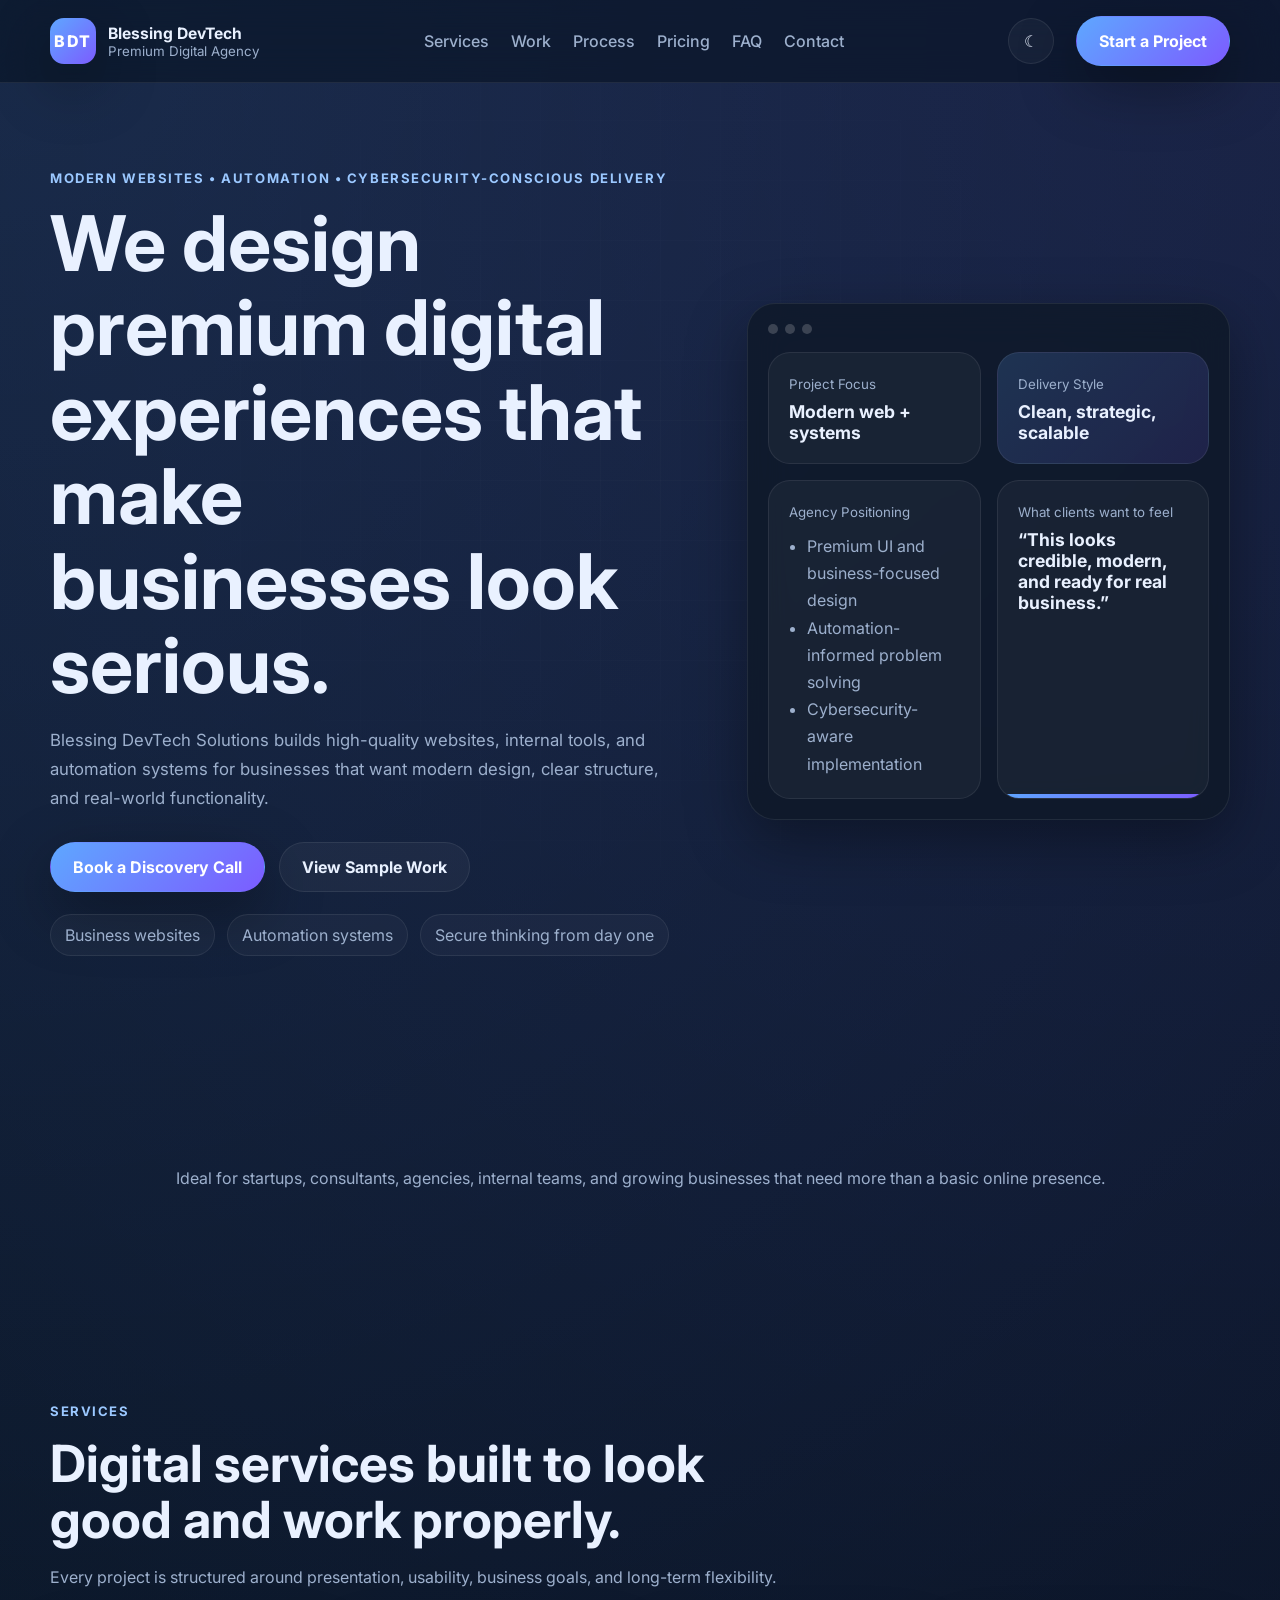
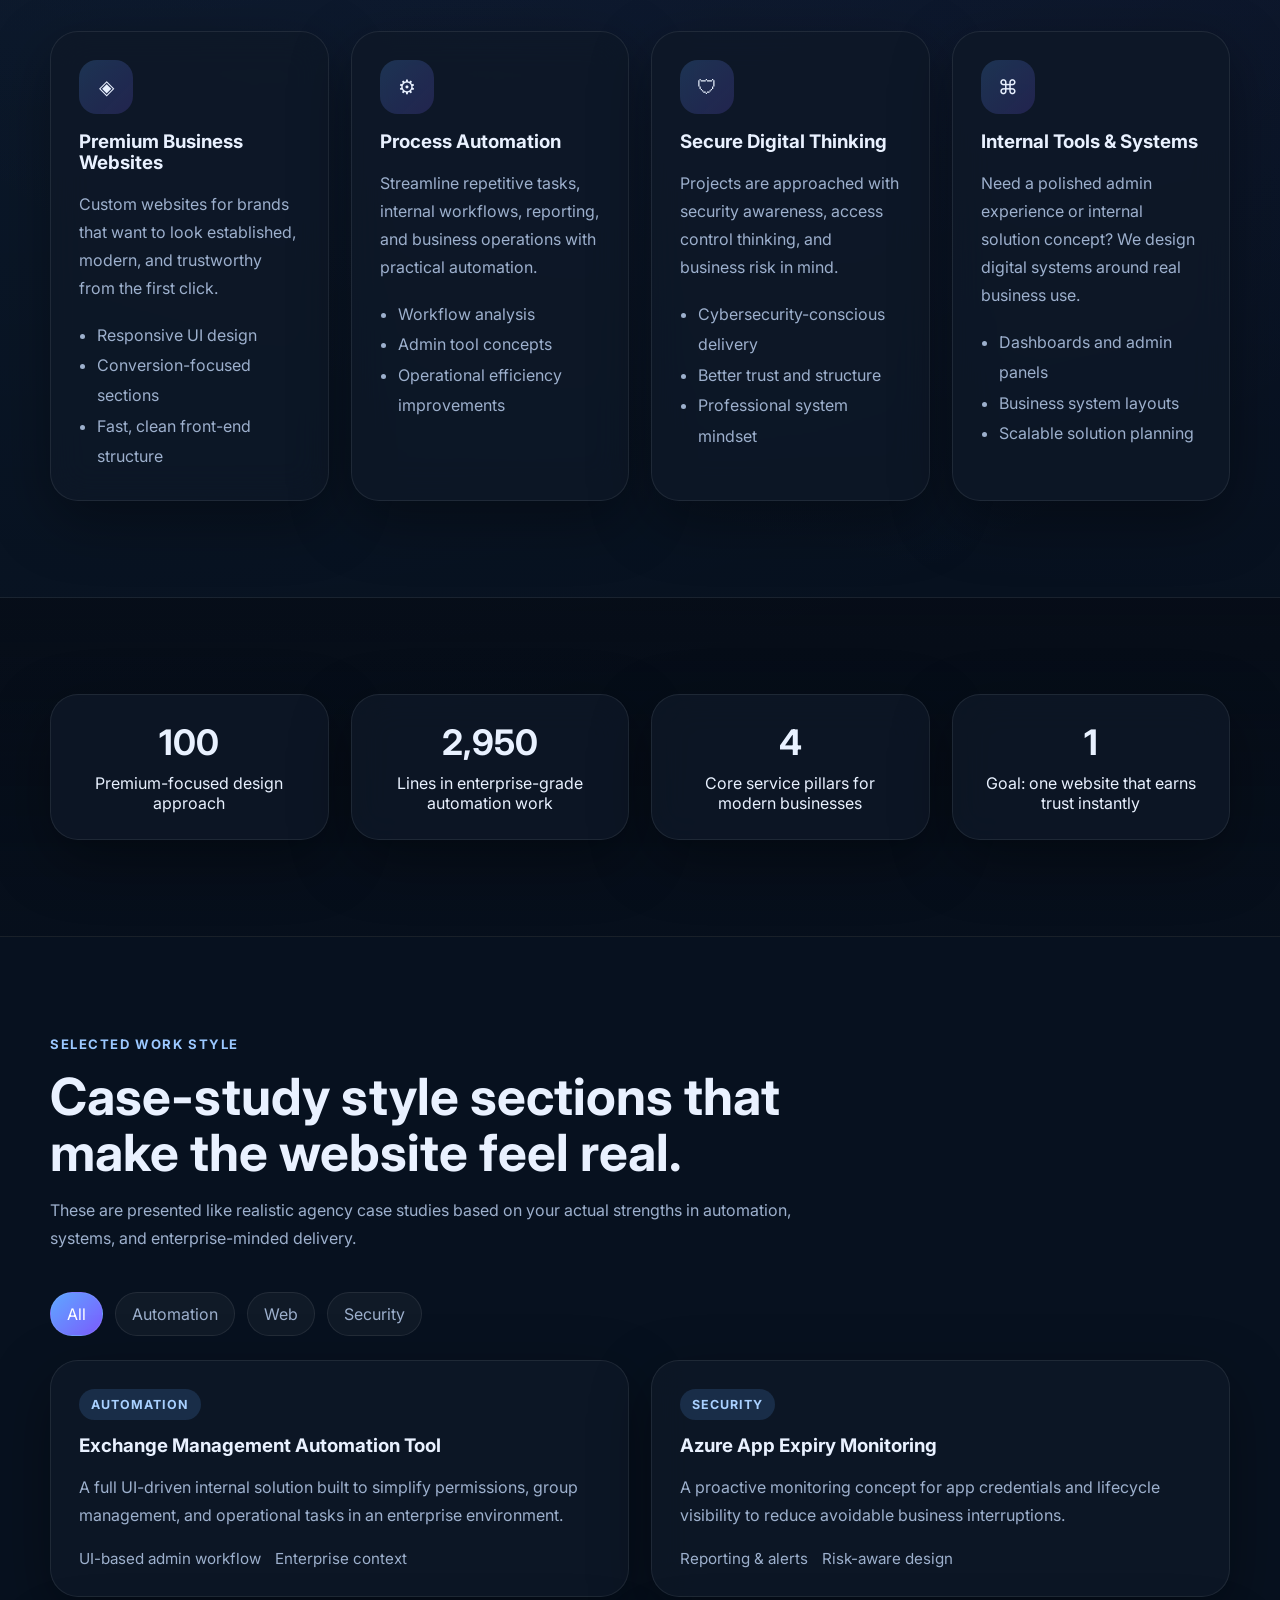
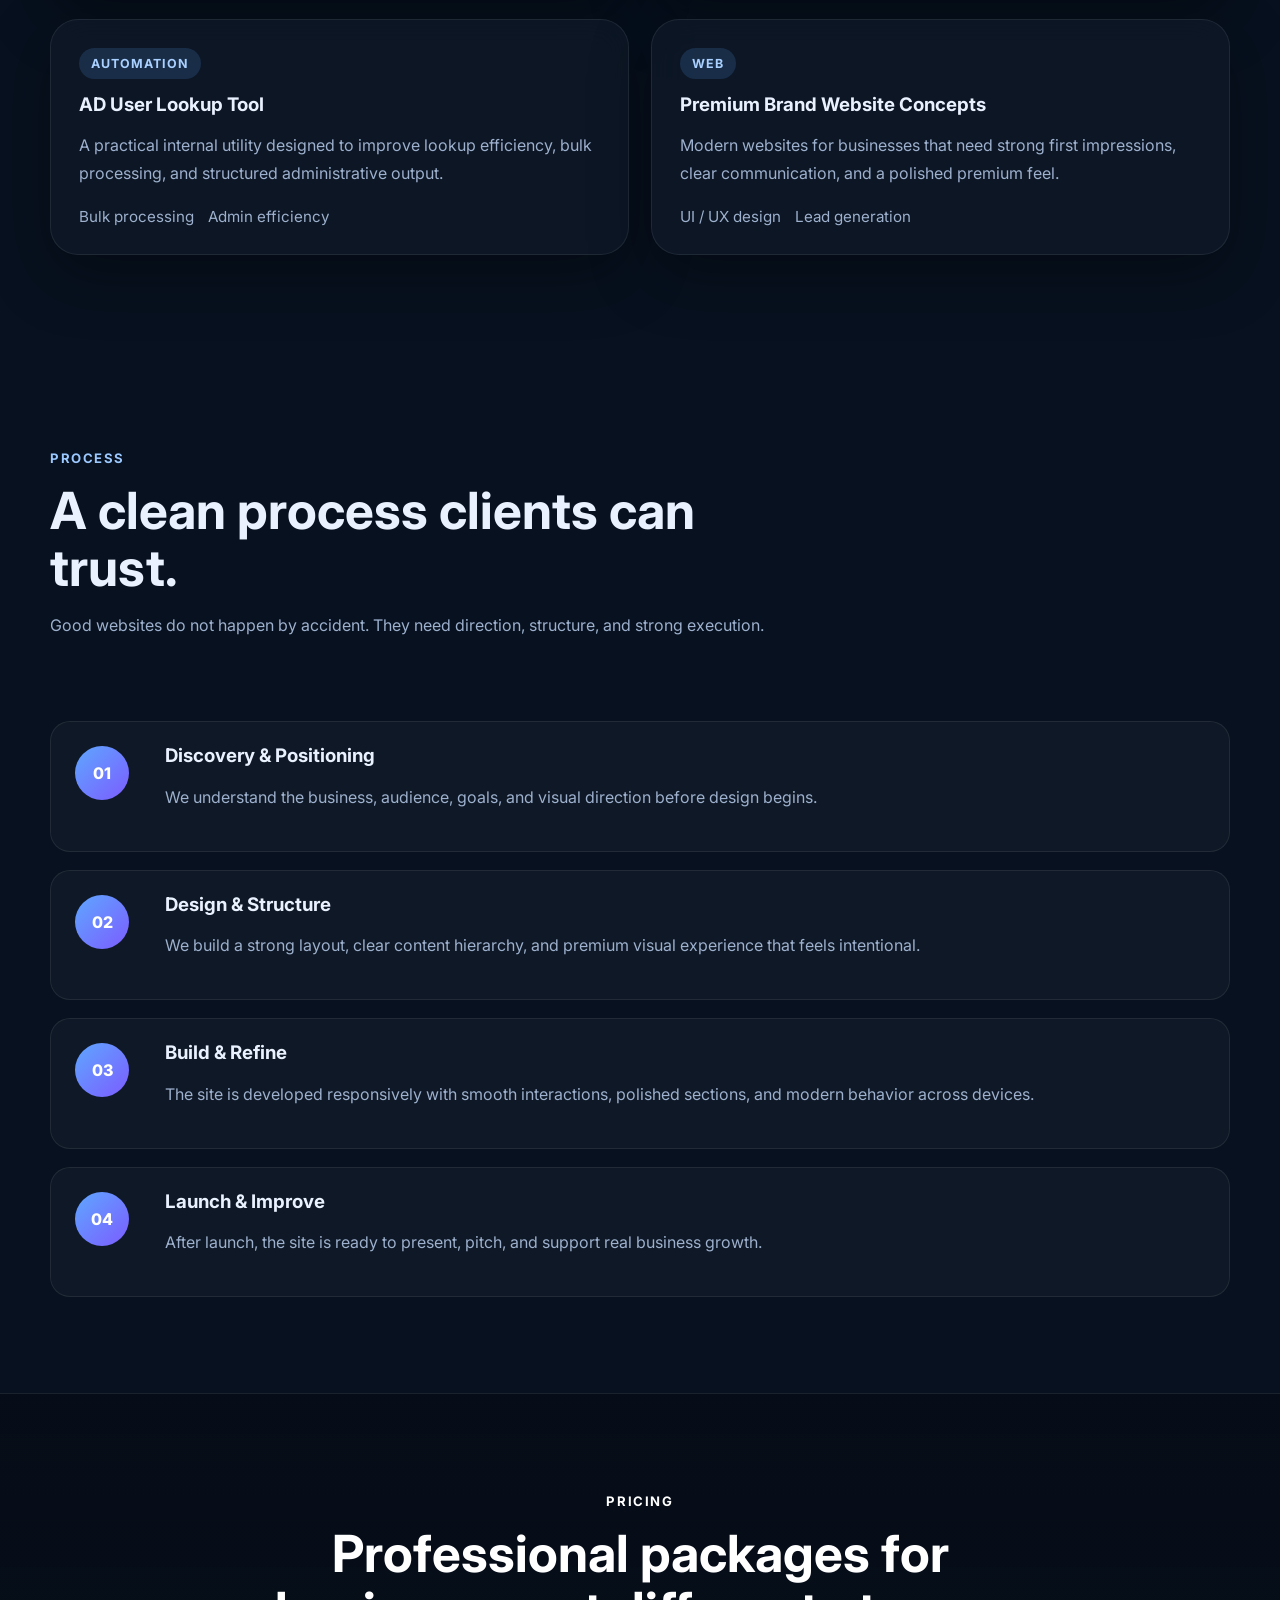
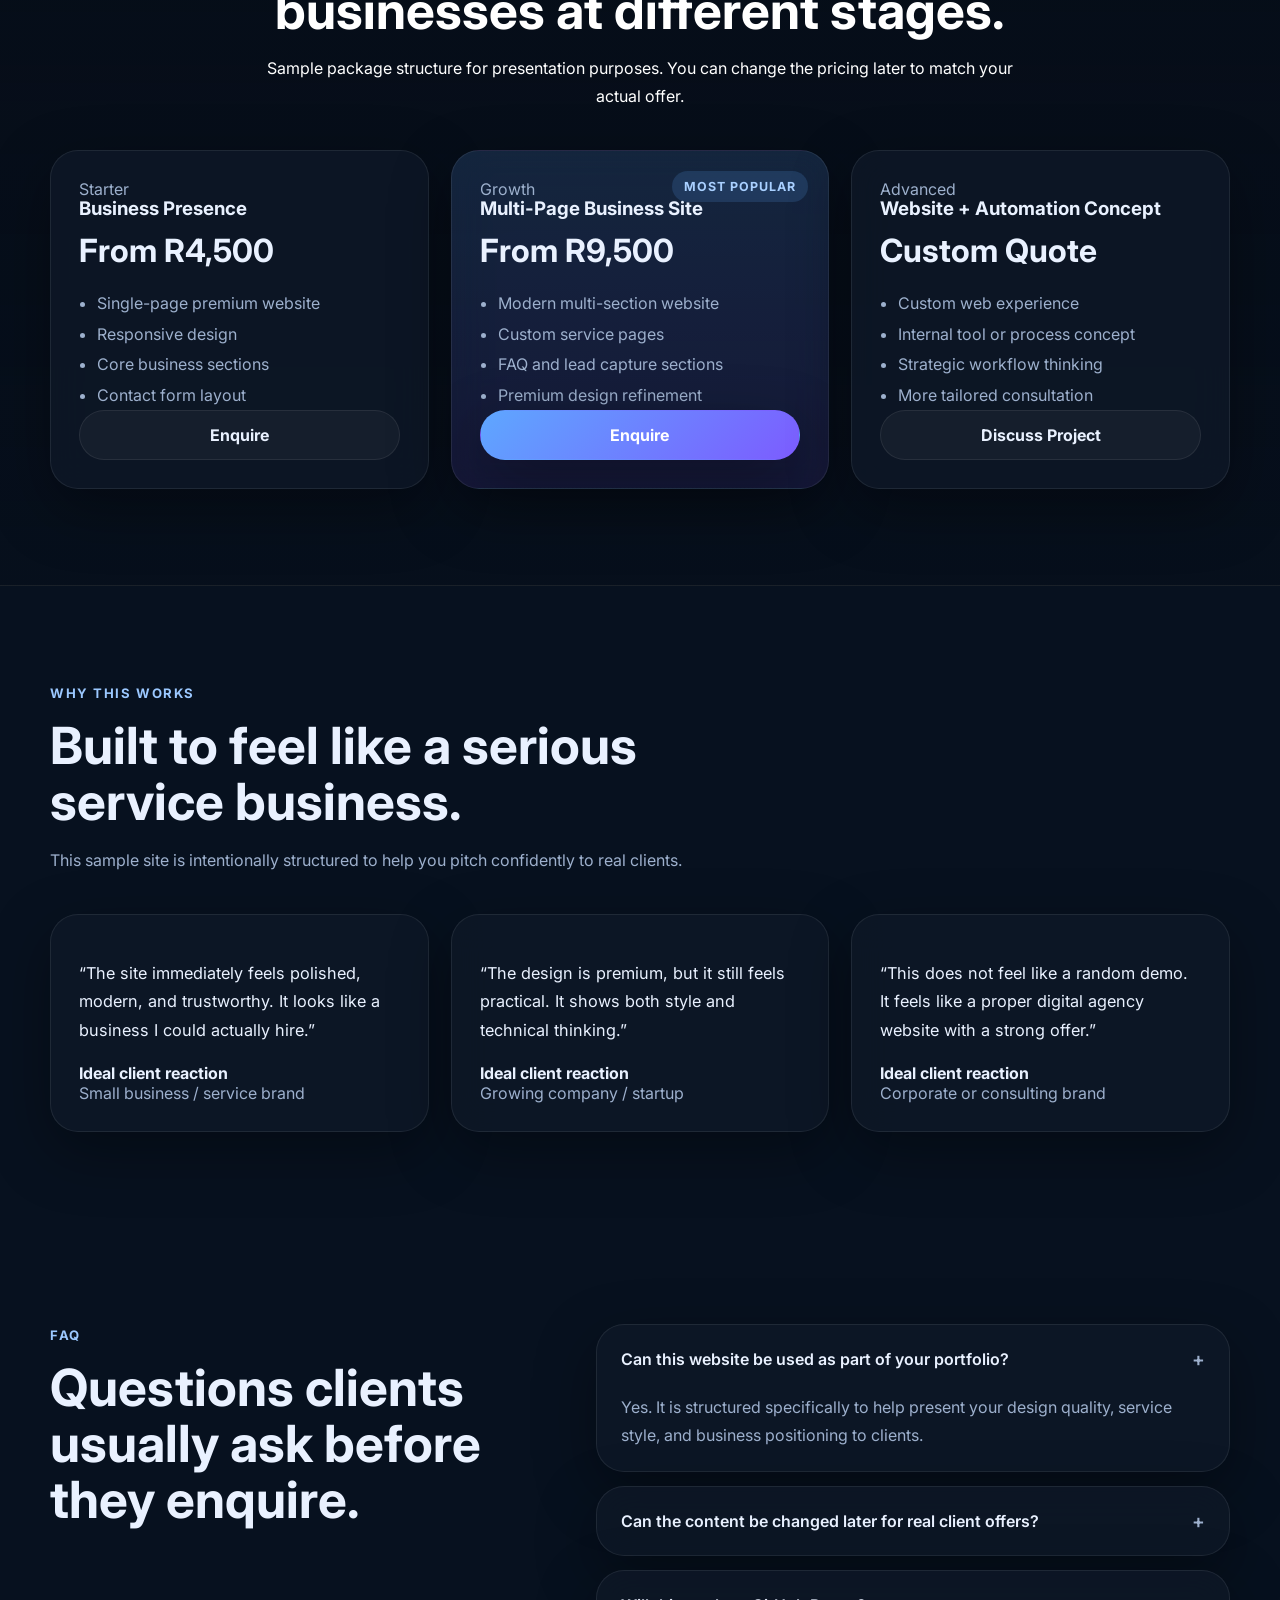
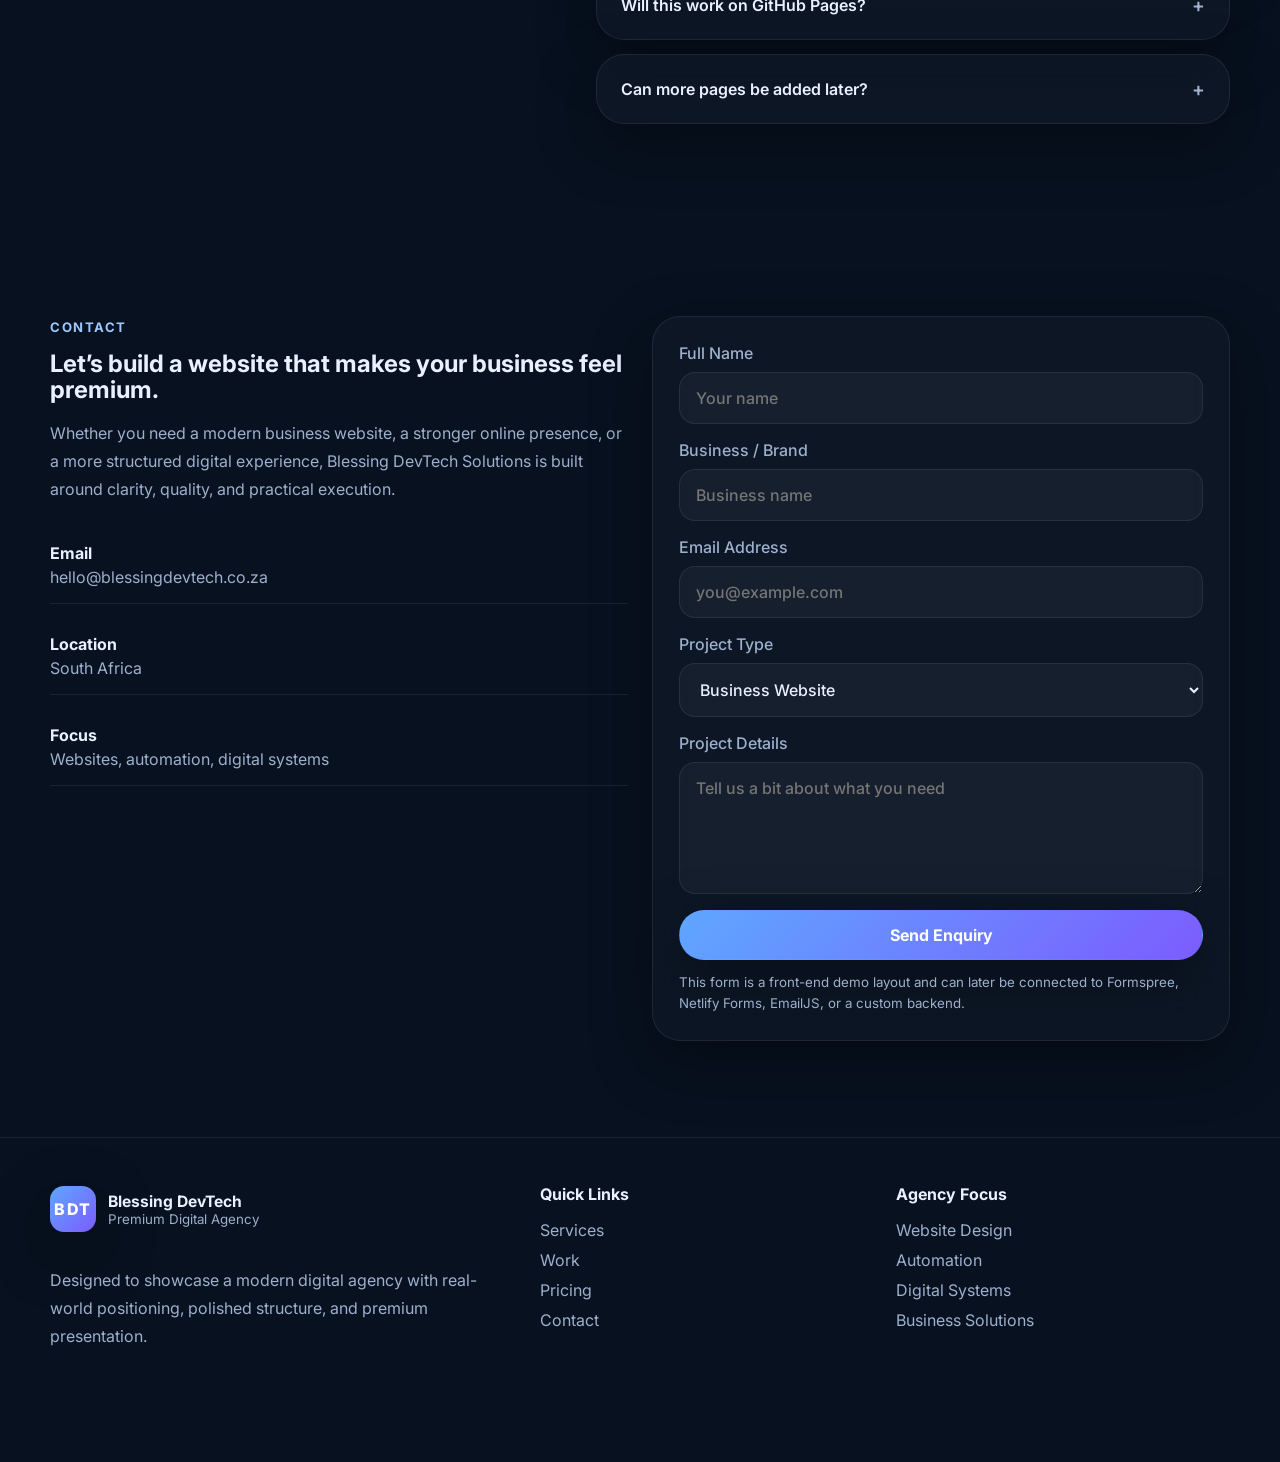
<file: index.html>
<!DOCTYPE html>
<html lang="en">
<head>
  <meta charset="UTF-8" />
  <meta name="viewport" content="width=device-width, initial-scale=1.0" />
  <meta name="description" content="Blessing DevTech Solutions builds premium business websites, automation systems, and secure digital solutions for growing brands." />
  <meta name="theme-color" content="#07111f" />
  <title>Blessing DevTech Solutions | Premium Digital Agency</title>
  <link rel="preconnect" href="https://fonts.googleapis.com">
  <link rel="preconnect" href="https://fonts.gstatic.com" crossorigin>
  <link href="https://fonts.googleapis.com/css2?family=Inter:wght@400;500;600;700;800&display=swap" rel="stylesheet">
  <link rel="stylesheet" href="styles.css" />
</head>
<body>
  <div class="site-shell"></div>

  <header class="header" id="top">
    <div class="container nav-wrap">
      <a href="#top" class="brand">
        <span class="brand-mark">BDT</span>
        <span class="brand-text">
          <strong>Blessing DevTech</strong>
          <small>Premium Digital Agency</small>
        </span>
      </a>

      <nav class="desktop-nav">
        <a href="#services">Services</a>
        <a href="#work">Work</a>
        <a href="#process">Process</a>
        <a href="#pricing">Pricing</a>
        <a href="#faq">FAQ</a>
        <a href="#contact">Contact</a>
      </nav>

      <div class="nav-actions">
        <button class="theme-toggle" id="themeToggle" aria-label="Toggle theme">
          <span class="theme-icon">☾</span>
        </button>
        <a href="#contact" class="btn btn-primary desktop-cta">Start a Project</a>
        <button class="menu-btn" id="menuBtn" aria-label="Open menu">☰</button>
      </div>
    </div>

    <div class="mobile-menu" id="mobileMenu">
      <a href="#services">Services</a>
      <a href="#work">Work</a>
      <a href="#process">Process</a>
      <a href="#pricing">Pricing</a>
      <a href="#faq">FAQ</a>
      <a href="#contact">Contact</a>
      <a href="#contact" class="btn btn-primary mobile-cta">Start a Project</a>
    </div>
  </header>

  <main>
    <section class="hero section">
      <div class="container hero-grid">
        <div class="hero-copy reveal">
          <div class="eyebrow">Modern Websites • Automation • Cybersecurity-Conscious Delivery</div>
          <h1>We design premium digital experiences that make businesses look serious.</h1>
          <p class="hero-text">
            Blessing DevTech Solutions builds high-quality websites, internal tools, and automation systems for businesses that want modern design, clear structure, and real-world functionality.
          </p>
          <div class="hero-actions">
            <a href="#contact" class="btn btn-primary">Book a Discovery Call</a>
            <a href="#work" class="btn btn-secondary">View Sample Work</a>
          </div>
          <div class="hero-trust">
            <span>Business websites</span>
            <span>Automation systems</span>
            <span>Secure thinking from day one</span>
          </div>
        </div>

        <div class="hero-panel reveal delay-1">
          <div class="glass-card dashboard-card floating-card">
            <div class="mini-topbar">
              <span></span><span></span><span></span>
            </div>
            <div class="dashboard-grid">
              <div class="metric-card">
                <small>Project Focus</small>
                <strong>Modern web + systems</strong>
              </div>
              <div class="metric-card accent">
                <small>Delivery Style</small>
                <strong>Clean, strategic, scalable</strong>
              </div>
              <div class="metric-card tall">
                <small>Agency Positioning</small>
                <ul>
                  <li>Premium UI and business-focused design</li>
                  <li>Automation-informed problem solving</li>
                  <li>Cybersecurity-aware implementation</li>
                </ul>
              </div>
              <div class="metric-card tall gradient-line-card">
                <small>What clients want to feel</small>
                <strong>“This looks credible, modern, and ready for real business.”</strong>
              </div>
            </div>
          </div>
        </div>
      </div>
    </section>

    <section class="section logos-strip reveal">
      <div class="container">
        <p class="section-note center">Ideal for startups, consultants, agencies, internal teams, and growing businesses that need more than a basic online presence.</p>
      </div>
    </section>

    <section class="section" id="services">
      <div class="container">
        <div class="section-head reveal">
          <div class="eyebrow">Services</div>
          <h2>Digital services built to look good and work properly.</h2>
          <p>
            Every project is structured around presentation, usability, business goals, and long-term flexibility.
          </p>
        </div>

        <div class="service-grid">
          <article class="service-card reveal">
            <div class="service-icon">◈</div>
            <h3>Premium Business Websites</h3>
            <p>Custom websites for brands that want to look established, modern, and trustworthy from the first click.</p>
            <ul>
              <li>Responsive UI design</li>
              <li>Conversion-focused sections</li>
              <li>Fast, clean front-end structure</li>
            </ul>
          </article>

          <article class="service-card reveal delay-1">
            <div class="service-icon">⚙</div>
            <h3>Process Automation</h3>
            <p>Streamline repetitive tasks, internal workflows, reporting, and business operations with practical automation.</p>
            <ul>
              <li>Workflow analysis</li>
              <li>Admin tool concepts</li>
              <li>Operational efficiency improvements</li>
            </ul>
          </article>

          <article class="service-card reveal delay-2">
            <div class="service-icon">🛡</div>
            <h3>Secure Digital Thinking</h3>
            <p>Projects are approached with security awareness, access control thinking, and business risk in mind.</p>
            <ul>
              <li>Cybersecurity-conscious delivery</li>
              <li>Better trust and structure</li>
              <li>Professional system mindset</li>
            </ul>
          </article>

          <article class="service-card reveal delay-3">
            <div class="service-icon">⌘</div>
            <h3>Internal Tools & Systems</h3>
            <p>Need a polished admin experience or internal solution concept? We design digital systems around real business use.</p>
            <ul>
              <li>Dashboards and admin panels</li>
              <li>Business system layouts</li>
              <li>Scalable solution planning</li>
            </ul>
          </article>
        </div>
      </div>
    </section>

    <section class="section section-dark stats-section">
      <div class="container stats-grid">
        <div class="stat-card reveal">
          <strong class="counter" data-target="100">0</strong>
          <span>Premium-focused design approach</span>
        </div>
        <div class="stat-card reveal delay-1">
          <strong class="counter" data-target="3000">0</strong>
          <span>Lines in enterprise-grade automation work</span>
        </div>
        <div class="stat-card reveal delay-2">
          <strong class="counter" data-target="4">0</strong>
          <span>Core service pillars for modern businesses</span>
        </div>
        <div class="stat-card reveal delay-3">
          <strong class="counter" data-target="1">0</strong>
          <span>Goal: one website that earns trust instantly</span>
        </div>
      </div>
    </section>

    <section class="section" id="work">
      <div class="container">
        <div class="section-head reveal">
          <div class="eyebrow">Selected Work Style</div>
          <h2>Case-study style sections that make the website feel real.</h2>
          <p>
            These are presented like realistic agency case studies based on your actual strengths in automation, systems, and enterprise-minded delivery.
          </p>
        </div>

        <div class="filter-bar reveal">
          <button class="filter-btn active" data-filter="all">All</button>
          <button class="filter-btn" data-filter="automation">Automation</button>
          <button class="filter-btn" data-filter="web">Web</button>
          <button class="filter-btn" data-filter="security">Security</button>
        </div>

        <div class="case-grid">
          <article class="case-card reveal" data-category="automation">
            <span class="case-tag">Automation</span>
            <h3>Exchange Management Automation Tool</h3>
            <p>A full UI-driven internal solution built to simplify permissions, group management, and operational tasks in an enterprise environment.</p>
            <div class="case-meta">
              <span>UI-based admin workflow</span>
              <span>Enterprise context</span>
            </div>
          </article>

          <article class="case-card reveal delay-1" data-category="security">
            <span class="case-tag">Security</span>
            <h3>Azure App Expiry Monitoring</h3>
            <p>A proactive monitoring concept for app credentials and lifecycle visibility to reduce avoidable business interruptions.</p>
            <div class="case-meta">
              <span>Reporting & alerts</span>
              <span>Risk-aware design</span>
            </div>
          </article>

          <article class="case-card reveal delay-2" data-category="automation">
            <span class="case-tag">Automation</span>
            <h3>AD User Lookup Tool</h3>
            <p>A practical internal utility designed to improve lookup efficiency, bulk processing, and structured administrative output.</p>
            <div class="case-meta">
              <span>Bulk processing</span>
              <span>Admin efficiency</span>
            </div>
          </article>

          <article class="case-card reveal delay-3" data-category="web">
            <span class="case-tag">Web</span>
            <h3>Premium Brand Website Concepts</h3>
            <p>Modern websites for businesses that need strong first impressions, clear communication, and a polished premium feel.</p>
            <div class="case-meta">
              <span>UI / UX design</span>
              <span>Lead generation</span>
            </div>
          </article>
        </div>
      </div>
    </section>

    <section class="section" id="process">
      <div class="container process-layout">
        <div class="section-head reveal">
          <div class="eyebrow">Process</div>
          <h2>A clean process clients can trust.</h2>
          <p>Good websites do not happen by accident. They need direction, structure, and strong execution.</p>
        </div>

        <div class="timeline">
          <div class="timeline-item reveal">
            <span>01</span>
            <div>
              <h3>Discovery & Positioning</h3>
              <p>We understand the business, audience, goals, and visual direction before design begins.</p>
            </div>
          </div>
          <div class="timeline-item reveal delay-1">
            <span>02</span>
            <div>
              <h3>Design & Structure</h3>
              <p>We build a strong layout, clear content hierarchy, and premium visual experience that feels intentional.</p>
            </div>
          </div>
          <div class="timeline-item reveal delay-2">
            <span>03</span>
            <div>
              <h3>Build & Refine</h3>
              <p>The site is developed responsively with smooth interactions, polished sections, and modern behavior across devices.</p>
            </div>
          </div>
          <div class="timeline-item reveal delay-3">
            <span>04</span>
            <div>
              <h3>Launch & Improve</h3>
              <p>After launch, the site is ready to present, pitch, and support real business growth.</p>
            </div>
          </div>
        </div>
      </div>
    </section>

    <section class="section section-dark" id="pricing">
      <div class="container">
        <div class="section-head reveal center light">
          <div class="eyebrow">Pricing</div>
          <h2>Professional packages for businesses at different stages.</h2>
          <p>Sample package structure for presentation purposes. You can change the pricing later to match your actual offer.</p>
        </div>

        <div class="pricing-grid">
          <article class="price-card reveal">
            <div class="price-top">
              <span>Starter</span>
              <h3>Business Presence</h3>
              <strong>From R4,500</strong>
            </div>
            <ul>
              <li>Single-page premium website</li>
              <li>Responsive design</li>
              <li>Core business sections</li>
              <li>Contact form layout</li>
            </ul>
            <a href="#contact" class="btn btn-secondary full">Enquire</a>
          </article>

          <article class="price-card featured reveal delay-1">
            <div class="popular-badge">Most Popular</div>
            <div class="price-top">
              <span>Growth</span>
              <h3>Multi-Page Business Site</h3>
              <strong>From R9,500</strong>
            </div>
            <ul>
              <li>Modern multi-section website</li>
              <li>Custom service pages</li>
              <li>FAQ and lead capture sections</li>
              <li>Premium design refinement</li>
            </ul>
            <a href="#contact" class="btn btn-primary full">Enquire</a>
          </article>

          <article class="price-card reveal delay-2">
            <div class="price-top">
              <span>Advanced</span>
              <h3>Website + Automation Concept</h3>
              <strong>Custom Quote</strong>
            </div>
            <ul>
              <li>Custom web experience</li>
              <li>Internal tool or process concept</li>
              <li>Strategic workflow thinking</li>
              <li>More tailored consultation</li>
            </ul>
            <a href="#contact" class="btn btn-secondary full">Discuss Project</a>
          </article>
        </div>
      </div>
    </section>

    <section class="section testimonials">
      <div class="container">
        <div class="section-head reveal">
          <div class="eyebrow">Why this works</div>
          <h2>Built to feel like a serious service business.</h2>
          <p>This sample site is intentionally structured to help you pitch confidently to real clients.</p>
        </div>

        <div class="testimonial-grid">
          <article class="testimonial-card reveal">
            <p>“The site immediately feels polished, modern, and trustworthy. It looks like a business I could actually hire.”</p>
            <strong>Ideal client reaction</strong>
            <span>Small business / service brand</span>
          </article>
          <article class="testimonial-card reveal delay-1">
            <p>“The design is premium, but it still feels practical. It shows both style and technical thinking.”</p>
            <strong>Ideal client reaction</strong>
            <span>Growing company / startup</span>
          </article>
          <article class="testimonial-card reveal delay-2">
            <p>“This does not feel like a random demo. It feels like a proper digital agency website with a strong offer.”</p>
            <strong>Ideal client reaction</strong>
            <span>Corporate or consulting brand</span>
          </article>
        </div>
      </div>
    </section>

    <section class="section faq-section" id="faq">
      <div class="container faq-layout">
        <div class="section-head reveal">
          <div class="eyebrow">FAQ</div>
          <h2>Questions clients usually ask before they enquire.</h2>
        </div>

        <div class="faq-list">
          <div class="faq-item reveal active">
            <button class="faq-question">Can this website be used as part of your portfolio?<span>+</span></button>
            <div class="faq-answer"><p>Yes. It is structured specifically to help present your design quality, service style, and business positioning to clients.</p></div>
          </div>
          <div class="faq-item reveal">
            <button class="faq-question">Can the content be changed later for real client offers?<span>+</span></button>
            <div class="faq-answer"><p>Absolutely. The text, packages, colors, contact details, and sections can all be updated easily.</p></div>
          </div>
          <div class="faq-item reveal">
            <button class="faq-question">Will this work on GitHub Pages?<span>+</span></button>
            <div class="faq-answer"><p>Yes. This version is built as a static website, which makes it easy to upload and host through GitHub Pages.</p></div>
          </div>
          <div class="faq-item reveal">
            <button class="faq-question">Can more pages be added later?<span>+</span></button>
            <div class="faq-answer"><p>Yes. You can expand it into a fuller business website with dedicated service, portfolio, or blog pages whenever needed.</p></div>
          </div>
        </div>
      </div>
    </section>

    <section class="section contact-section" id="contact">
      <div class="container contact-grid">
        <div class="contact-copy reveal">
          <div class="eyebrow">Contact</div>
          <h2>Let’s build a website that makes your business feel premium.</h2>
          <p>
            Whether you need a modern business website, a stronger online presence, or a more structured digital experience, Blessing DevTech Solutions is built around clarity, quality, and practical execution.
          </p>
          <div class="contact-points">
            <div><strong>Email</strong><span>hello@blessingdevtech.co.za</span></div>
            <div><strong>Location</strong><span>South Africa</span></div>
            <div><strong>Focus</strong><span>Websites, automation, digital systems</span></div>
          </div>
        </div>

        <form class="contact-card reveal delay-1" onsubmit="return false;">
          <label>
            Full Name
            <input type="text" placeholder="Your name" />
          </label>
          <label>
            Business / Brand
            <input type="text" placeholder="Business name" />
          </label>
          <label>
            Email Address
            <input type="email" placeholder="you@example.com" />
          </label>
          <label>
            Project Type
            <select>
              <option>Business Website</option>
              <option>Landing Page</option>
              <option>Automation / Internal Tool</option>
              <option>Custom Solution</option>
            </select>
          </label>
          <label>
            Project Details
            <textarea rows="5" placeholder="Tell us a bit about what you need"></textarea>
          </label>
          <button class="btn btn-primary full">Send Enquiry</button>
          <small>This form is a front-end demo layout and can later be connected to Formspree, Netlify Forms, EmailJS, or a custom backend.</small>
        </form>
      </div>
    </section>
  </main>

  <footer class="footer section">
    <div class="container footer-grid">
      <div>
        <a href="#top" class="brand footer-brand">
          <span class="brand-mark">BDT</span>
          <span class="brand-text">
            <strong>Blessing DevTech</strong>
            <small>Premium Digital Agency</small>
          </span>
        </a>
        <p>Designed to showcase a modern digital agency with real-world positioning, polished structure, and premium presentation.</p>
      </div>
      <div>
        <h4>Quick Links</h4>
        <a href="#services">Services</a>
        <a href="#work">Work</a>
        <a href="#pricing">Pricing</a>
        <a href="#contact">Contact</a>
      </div>
      <div>
        <h4>Agency Focus</h4>
        <a href="#">Website Design</a>
        <a href="#">Automation</a>
        <a href="#">Digital Systems</a>
        <a href="#">Business Solutions</a>
      </div>
    </div>
  </footer>

  <script src="script.js"></script>
</body>
</html>
</file>
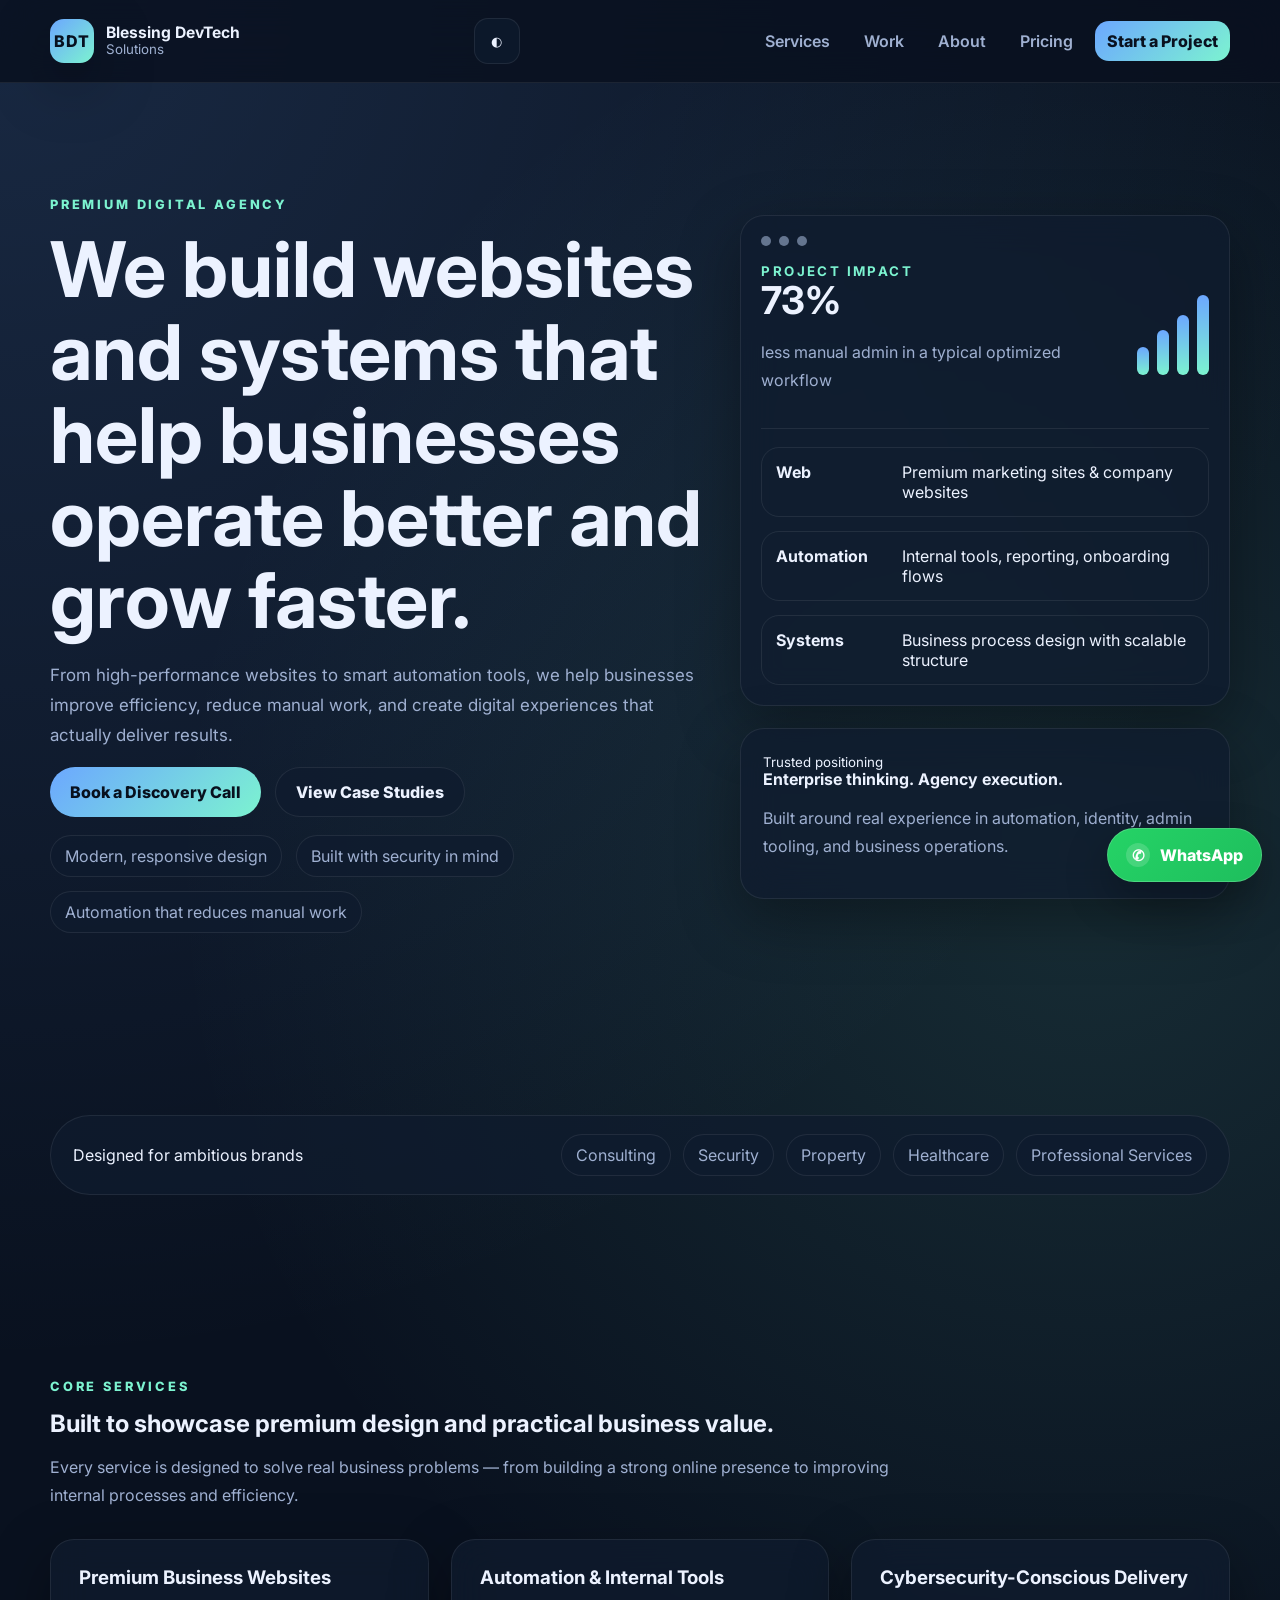
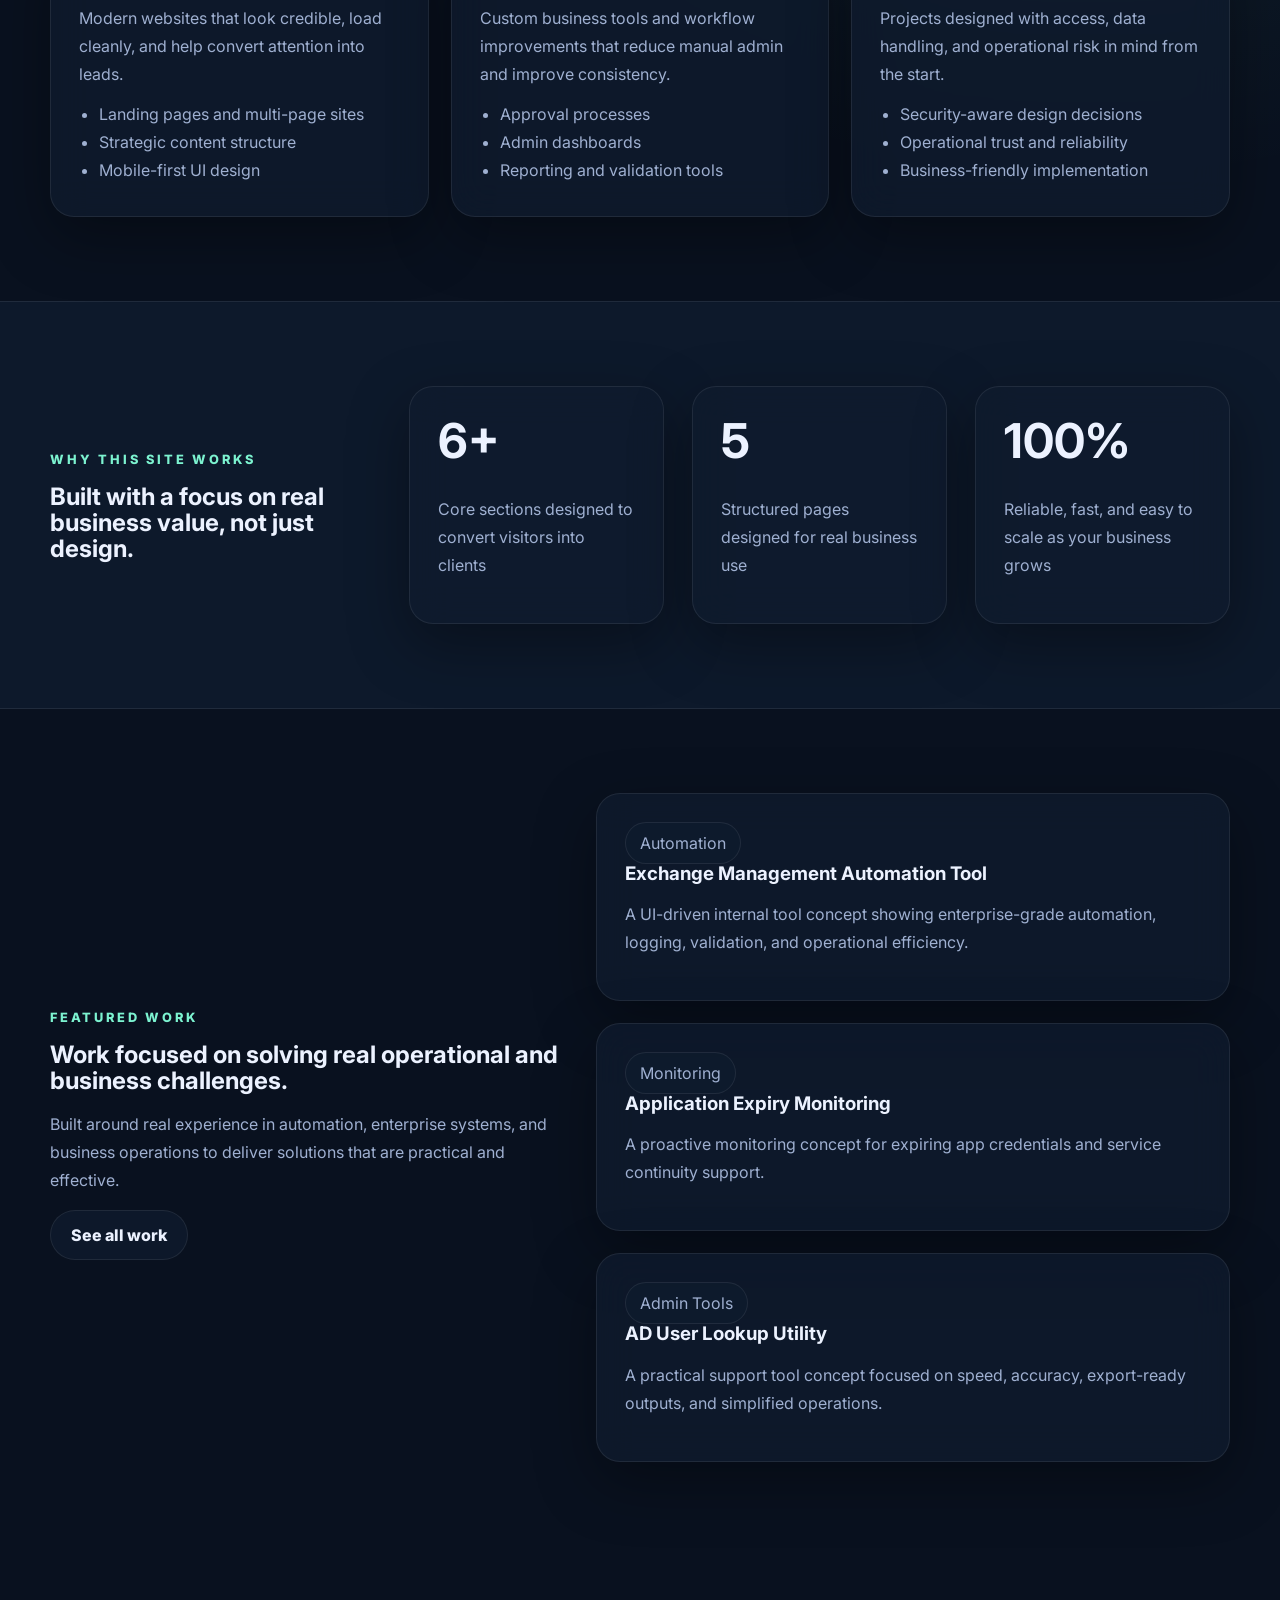
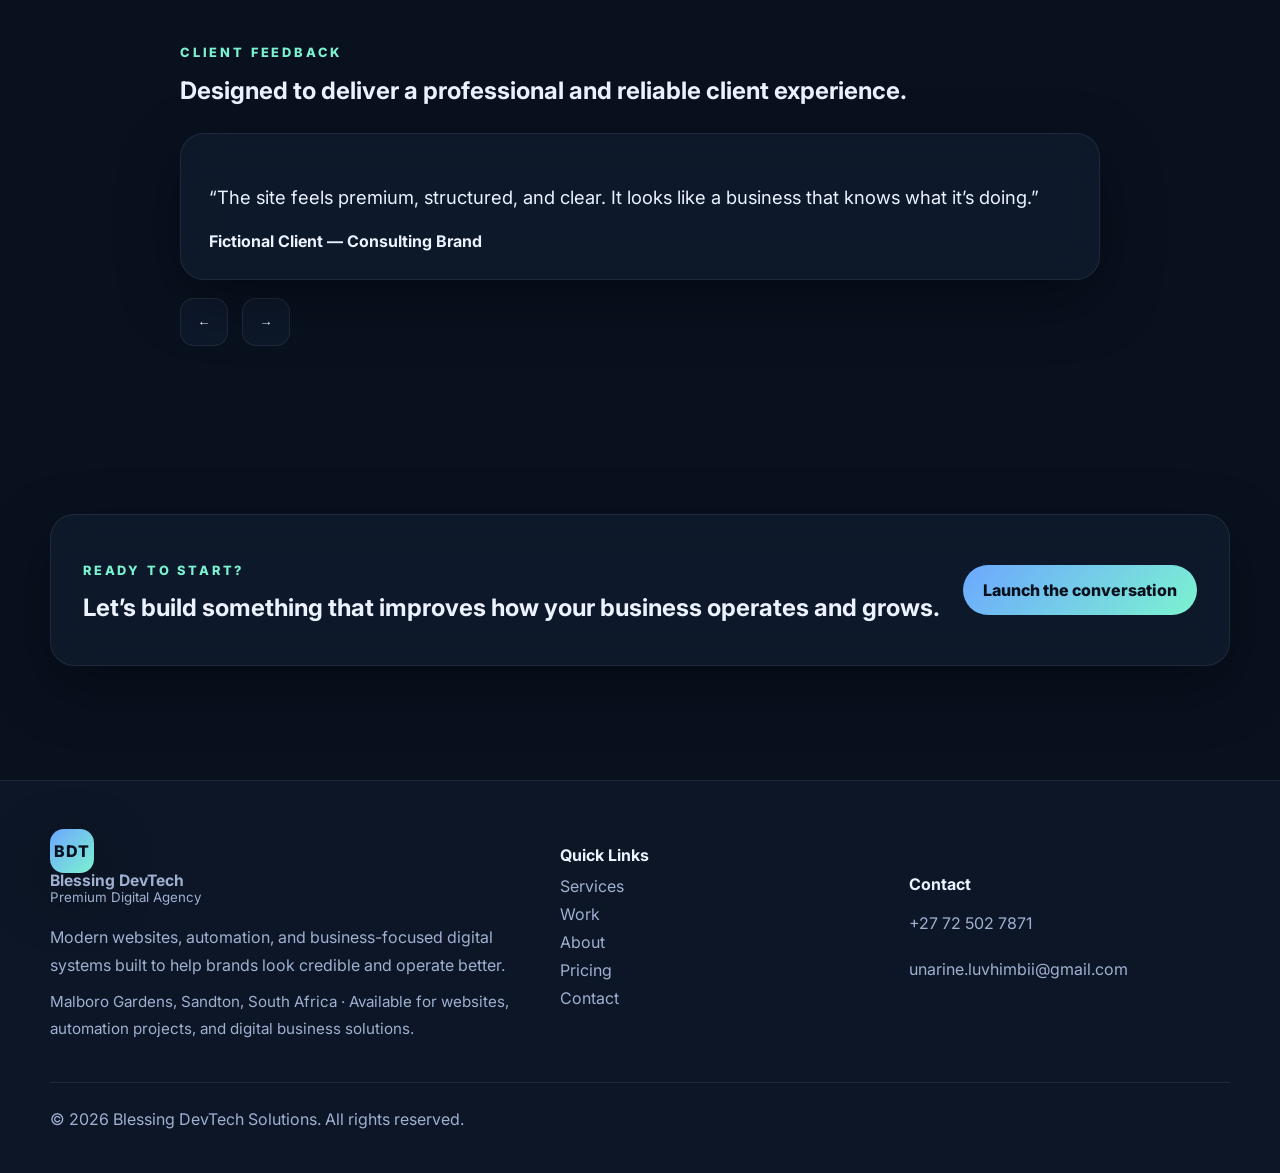
<file: bdt-agency-site-v/index.html>
<!DOCTYPE html>
<html lang="en" data-theme="dark">
<head>
  <meta charset="UTF-8" />
  <meta name="viewport" content="width=device-width, initial-scale=1.0" />
  <title>Blessing DevTech Solutions | Premium Digital Agency</title>
  <meta name="description" content="Blessing DevTech Solutions builds premium websites, internal automation, cybersecurity-conscious digital solutions, and business systems for modern companies." />
  <link rel="preconnect" href="https://fonts.googleapis.com">
  <link rel="preconnect" href="https://fonts.gstatic.com" crossorigin>
  <link href="https://fonts.googleapis.com/css2?family=Inter:wght@400;500;600;700;800&display=swap" rel="stylesheet">
  <link rel="stylesheet" href="styles.css" />
  <meta name="theme-color" content="#0b1020" />
  <link rel="canonical" href="https://example.vercel.app/" />
</head>
<body>
  <div class="site-shell">
    <header class="site-header">
      <div class="container nav-wrap">
        <a class="brand" href="/">
          <span class="brand-mark">BDT</span>
          <span>
            <strong>Blessing DevTech</strong>
            <small>Solutions</small>
          </span>
        </a>
        <div class="header-actions">
          <button class="theme-toggle" aria-label="Toggle theme" title="Toggle theme">◐</button>
          <button class="menu-toggle" aria-label="Toggle Menu" aria-expanded="false" aria-controls="primary-nav">☰</button>
        </div>
        <nav class="site-nav" id="primary-nav">
          <a href="/services">Services</a>
          <a href="/work">Work</a>
          <a href="/about">About</a>
          <a href="/pricing">Pricing</a>
          <a href="/contact" class="nav-cta">Start a Project</a>
        </nav>
      </div>
    </header>

    <main>
      <section class="hero section">
        <div class="container hero-grid">
          <div class="hero-copy reveal">
            <p class="eyebrow">PREMIUM DIGITAL AGENCY</p>
            <h1>We build websites and systems that help businesses operate better and grow faster.</h1>
            <p class="lead">From high-performance websites to smart automation tools, we help businesses improve efficiency, reduce manual work, and create digital experiences that actually deliver results.</p>
            <div class="hero-actions">
              <a class="btn btn-primary" href="/contact">Book a Discovery Call</a>
              <a class="btn btn-secondary" href="/work">View Case Studies</a>
            </div>
            <div class="hero-points">
              <span>Modern, responsive design</span>
              <span>Built with security in mind</span>
              <span>Automation that reduces manual work</span>
            </div>
          </div>
          <div class="hero-panel reveal delay-1">
            <div class="glass-card dashboard-card floating">
              <div class="dashboard-top">
                <span class="dot"></span><span class="dot"></span><span class="dot"></span>
              </div>
              <div class="dashboard-body">
                <div class="metric-row">
                  <div>
                    <small>Project impact</small>
                    <h3><span class="counter" data-target="73">0</span>%</h3>
                    <p>less manual admin in a typical optimized workflow</p>
                  </div>
                  <div class="mini-bars">
                    <span></span><span></span><span></span><span></span>
                  </div>
                </div>
                <div class="stack-list">
                  <div><strong>Web</strong><span>Premium marketing sites & company websites</span></div>
                  <div><strong>Automation</strong><span>Internal tools, reporting, onboarding flows</span></div>
                  <div><strong>Systems</strong><span>Business process design with scalable structure</span></div>
                </div>
              </div>
            </div>
            <div class="glass-card stat-card floating-alt">
              <small>Trusted positioning</small>
              <h4>Enterprise thinking. Agency execution.</h4>
              <p>Built around real experience in automation, identity, admin tooling, and business operations.</p>
            </div>
          </div>
        </div>
      </section>

      <section class="section">
        <div class="container logos-strip reveal">
          <span>Designed for ambitious brands</span>
          <div class="logos-list">
            <span>Consulting</span>
            <span>Security</span>
            <span>Property</span>
            <span>Healthcare</span>
            <span>Professional Services</span>
          </div>
        </div>
      </section>

      <section class="section">
        <div class="container">
          <div class="section-head reveal">
            <p class="eyebrow">CORE SERVICES</p>
            <h2>Built to showcase premium design and practical business value.</h2>
            <p>Every service is designed to solve real business problems — from building a strong online presence to improving internal processes and efficiency.</p>
          </div>
          <div class="services-grid">
            <article class="feature-card reveal">
              <h3>Premium Business Websites</h3>
              <p>Modern websites that look credible, load cleanly, and help convert attention into leads.</p>
              <ul>
                <li>Landing pages and multi-page sites</li>
                <li>Strategic content structure</li>
                <li>Mobile-first UI design</li>
              </ul>
            </article>
            <article class="feature-card reveal delay-1">
              <h3>Automation & Internal Tools</h3>
              <p>Custom business tools and workflow improvements that reduce manual admin and improve consistency.</p>
              <ul>
                <li>Approval processes</li>
                <li>Admin dashboards</li>
                <li>Reporting and validation tools</li>
              </ul>
            </article>
            <article class="feature-card reveal delay-2">
              <h3>Cybersecurity-Conscious Delivery</h3>
              <p>Projects designed with access, data handling, and operational risk in mind from the start.</p>
              <ul>
                <li>Security-aware design decisions</li>
                <li>Operational trust and reliability</li>
                <li>Business-friendly implementation</li>
              </ul>
            </article>
          </div>
        </div>
      </section>

      <section class="section dark-panel">
        <div class="container metrics-grid">
          <div class="reveal">
            <p class="eyebrow">WHY THIS SITE WORKS</p>
            <h2>Built with a focus on real business value, not just design.</h2>
          </div>
          <div class="metric-box reveal delay-1">
            <h3><span class="counter" data-target="6">0</span>+</h3>
            <p>Core sections designed to convert visitors into clients</p>
          </div>
          <div class="metric-box reveal delay-2">
            <h3><span class="counter" data-target="5">0</span></h3>
            <p>Structured pages designed for real business use</p>
          </div>
          <div class="metric-box reveal delay-3">
            <h3><span class="counter" data-target="100">0</span>%</h3>
            <p>Reliable, fast, and easy to scale as your business grows</p>
          </div>
        </div>
      </section>

      <section class="section">
        <div class="container split-grid">
          <div class="reveal">
            <p class="eyebrow">FEATURED WORK</p>
            <h2>Work focused on solving real operational and business challenges.</h2>
            <p>Built around real experience in automation, enterprise systems, and business operations to deliver solutions that are practical and effective.</p>
            <a class="btn btn-secondary" href="/work">See all work</a>
          </div>
          <div class="case-list">
            <article class="case-card reveal delay-1">
              <span class="tag">Automation</span>
              <h3>Exchange Management Automation Tool</h3>
              <p>A UI-driven internal tool concept showing enterprise-grade automation, logging, validation, and operational efficiency.</p>
            </article>
            <article class="case-card reveal delay-2">
              <span class="tag">Monitoring</span>
              <h3>Application Expiry Monitoring</h3>
              <p>A proactive monitoring concept for expiring app credentials and service continuity support.</p>
            </article>
            <article class="case-card reveal delay-3">
              <span class="tag">Admin Tools</span>
              <h3>AD User Lookup Utility</h3>
              <p>A practical support tool concept focused on speed, accuracy, export-ready outputs, and simplified operations.</p>
            </article>
          </div>
        </div>
      </section>

      <section class="section">
        <div class="container testimonials-wrap">
          <div class="section-head reveal">
            <p class="eyebrow">CLIENT FEEDBACK</p>
            <h2>Designed to deliver a professional and reliable client experience.</h2>
          </div>
          <div class="testimonial-slider reveal delay-1" data-slider>
            <article class="testimonial active">
              <p>“The site feels premium, structured, and clear. It looks like a business that knows what it’s doing.”</p>
              <strong>Fictional Client — Consulting Brand</strong>
            </article>
            <article class="testimonial">
              <p>“The service presentation is strong, and the workflow/automation angle gives the agency a real differentiator.”</p>
              <strong>Fictional Client — Operations Team</strong>
            </article>
            <article class="testimonial">
              <p>“This design balances modern visuals with credibility. It feels marketable to real businesses.”</p>
              <strong>Fictional Client — Startup Founder</strong>
            </article>
            <div class="slider-controls">
              <button class="slider-btn prev">←</button>
              <button class="slider-btn next">→</button>
            </div>
          </div>
        </div>
      </section>

      <section class="section cta-section">
        <div class="container cta-box reveal">
          <div>
            <p class="eyebrow">READY TO START?</p>
            <h2>Let’s build something that improves how your business operates and grows.</h2>
          </div>
          <a class="btn btn-primary" href="/contact">Launch the conversation</a>
        </div>
      </section>
    </main>

    <footer class="site-footer">
      <div class="container footer-grid">
        <div class="footer-meta">
          <a class="brand footer-brand" href="/">
            <span class="brand-mark">BDT</span>
            <span>
              <strong>Blessing DevTech</strong>
              <small>Premium Digital Agency</small>
            </span>
          </a>
          <p>Modern websites, automation, and business-focused digital systems built to help brands look credible and operate better.</p>
          <p class="footer-note">Malboro Gardens, Sandton, South Africa · Available for websites, automation projects, and digital business solutions.</p>
        </div>
        <div>
          <h4>Quick Links</h4>
          <a href="/services">Services</a>
          <a href="/work">Work</a>
          <a href="/about">About</a>
          <a href="/pricing">Pricing</a>
          <a href="/contact">Contact</a>
        </div>
        <div>
          <h4>Contact</h4>
          <div class="contact-list">
            <a href="tel:+27725027871">+27 72 502 7871</a>
            <a href="mailto:unarine.luvhimbii@gmail.com">unarine.luvhimbii@gmail.com</a>
          </div>
        </div>
      </div>
      <div class="container footer-bottom">
        <p>© <span data-current-year></span> Blessing DevTech Solutions. All rights reserved.</p>
      </div>
    </footer>
  </div>
  <script src="script.js"></script>
</body>
</html>
</file>
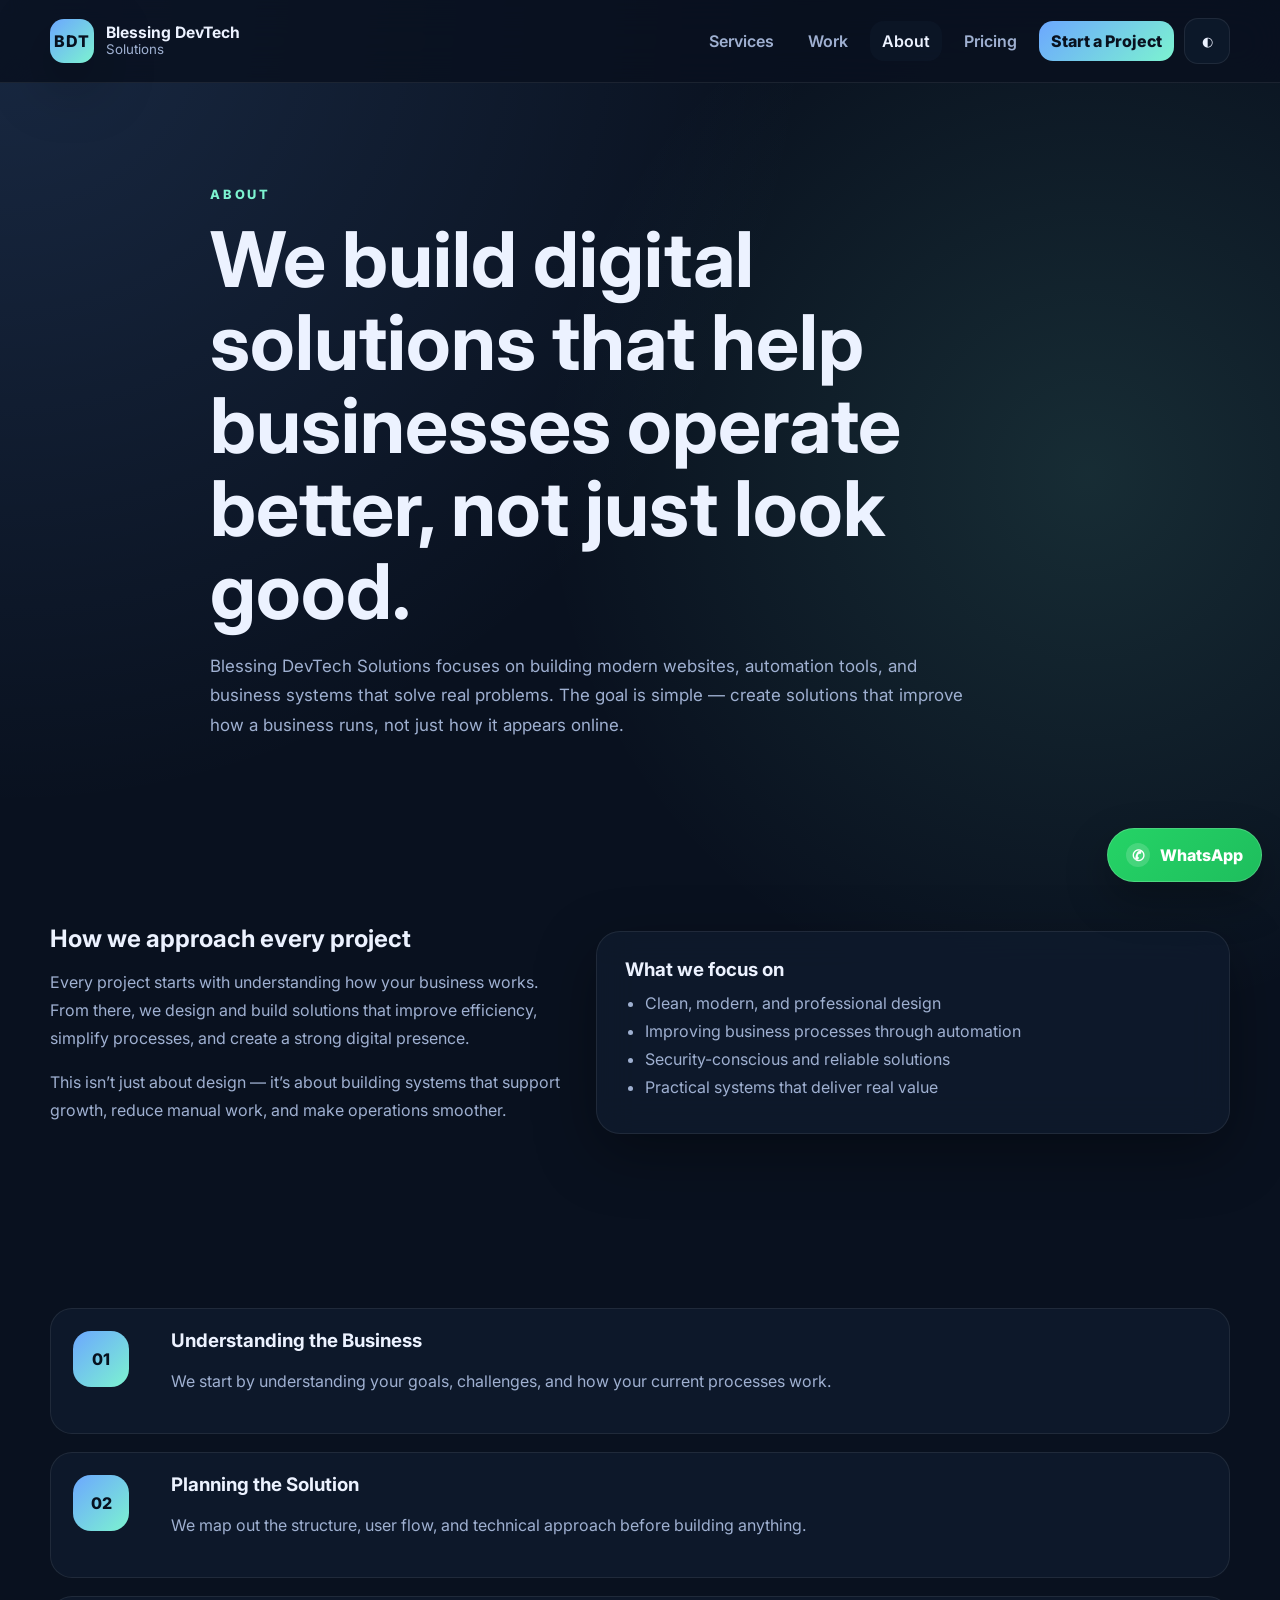
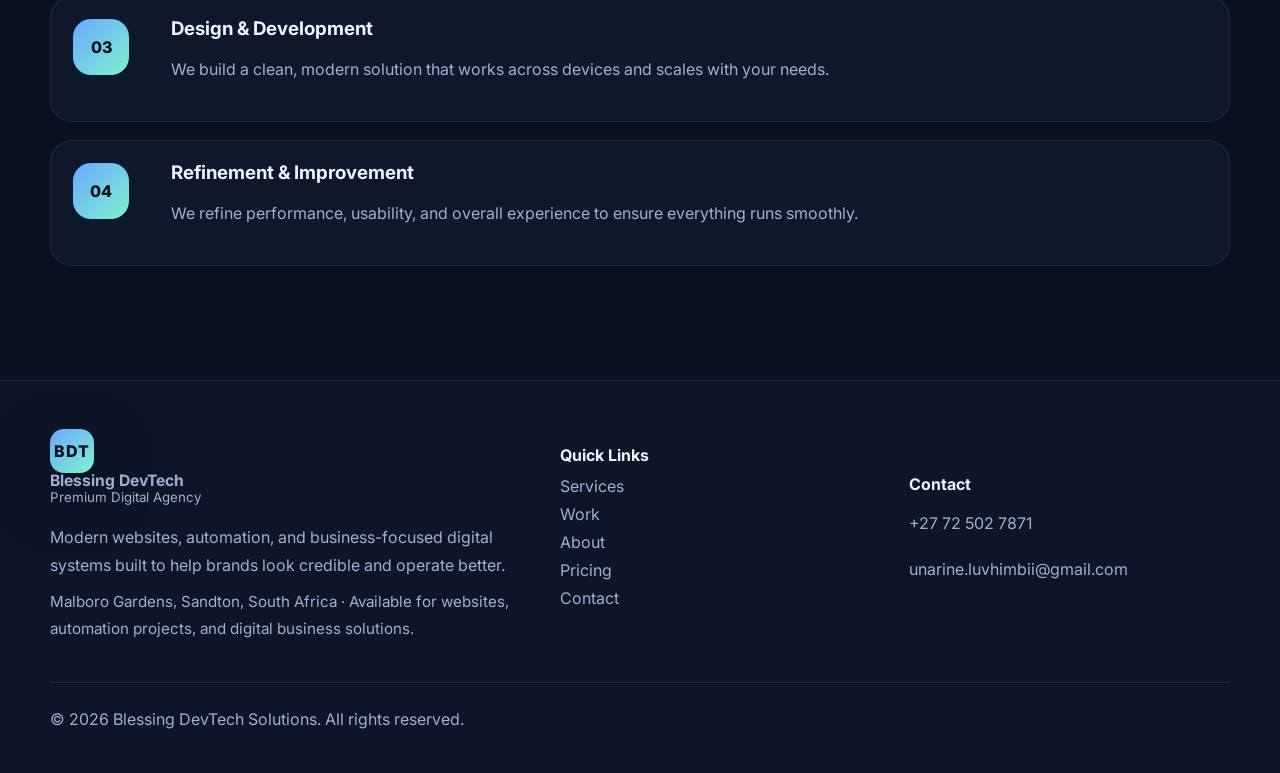
<file: bdt-agency-site-v/about.html>
<!DOCTYPE html>
<html lang="en" data-theme="dark">
<head>
  <meta charset="UTF-8" />
  <meta name="viewport" content="width=device-width, initial-scale=1.0" />
  <title>About | Blessing DevTech Solutions</title>
  <meta name="description" content="About Blessing DevTech Solutions and how we approach building websites, automation, and digital systems for modern businesses." />
  <link rel="preconnect" href="https://fonts.googleapis.com">
  <link rel="preconnect" href="https://fonts.gstatic.com" crossorigin>
  <link href="https://fonts.googleapis.com/css2?family=Inter:wght@400;500;600;700;800&display=swap" rel="stylesheet">
  <link rel="stylesheet" href="styles.css" />
  <meta name="theme-color" content="#0b1020" />
  <link rel="canonical" href="https://example.vercel.app/about" />
</head>
<body>
<header class="site-header"><div class="container nav-wrap"><a class="brand" href="/"><span class="brand-mark">BDT</span><span><strong>Blessing DevTech</strong><small>Solutions</small></span></a><button class="menu-toggle">☰</button><nav class="site-nav"><a href="/services">Services</a><a href="/work">Work</a><a href="/about" class="active">About</a><a href="/pricing">Pricing</a><a href="/contact" class="nav-cta">Start a Project</a><button class="theme-toggle">◐</button></nav></div></header>

<main>
<section class="page-hero section">
  <div class="container narrow reveal">
    <p class="eyebrow">ABOUT</p>
    <h1>We build digital solutions that help businesses operate better, not just look good.</h1>
    <p class="lead">
      Blessing DevTech Solutions focuses on building modern websites, automation tools, and business systems that solve real problems. 
      The goal is simple — create solutions that improve how a business runs, not just how it appears online.
    </p>
  </div>
</section>

<section class="section">
  <div class="container split-grid">
    <div class="reveal">
      <h2>How we approach every project</h2>
      <p>
        Every project starts with understanding how your business works. From there, we design and build solutions 
        that improve efficiency, simplify processes, and create a strong digital presence.
      </p>
      <p>
        This isn’t just about design — it’s about building systems that support growth, reduce manual work, and 
        make operations smoother.
      </p>
    </div>

    <div class="feature-card reveal delay-1">
      <h3>What we focus on</h3>
      <ul>
        <li>Clean, modern, and professional design</li>
        <li>Improving business processes through automation</li>
        <li>Security-conscious and reliable solutions</li>
        <li>Practical systems that deliver real value</li>
      </ul>
    </div>
  </div>
</section>

<section class="section">
  <div class="container timeline">
    <div class="timeline-item reveal">
      <span>01</span>
      <div>
        <h3>Understanding the Business</h3>
        <p>We start by understanding your goals, challenges, and how your current processes work.</p>
      </div>
    </div>

    <div class="timeline-item reveal delay-1">
      <span>02</span>
      <div>
        <h3>Planning the Solution</h3>
        <p>We map out the structure, user flow, and technical approach before building anything.</p>
      </div>
    </div>

    <div class="timeline-item reveal delay-2">
      <span>03</span>
      <div>
        <h3>Design & Development</h3>
        <p>We build a clean, modern solution that works across devices and scales with your needs.</p>
      </div>
    </div>

    <div class="timeline-item reveal delay-3">
      <span>04</span>
      <div>
        <h3>Refinement & Improvement</h3>
        <p>We refine performance, usability, and overall experience to ensure everything runs smoothly.</p>
      </div>
    </div>
  </div>
</section>
</main>

<footer class="site-footer">
  <div class="container footer-grid">
    <div class="footer-meta">
      <a class="brand footer-brand" href="/">
        <span class="brand-mark">BDT</span>
        <span>
          <strong>Blessing DevTech</strong>
          <small>Premium Digital Agency</small>
        </span>
      </a>
      <p>Modern websites, automation, and business-focused digital systems built to help brands look credible and operate better.</p>
      <p class="footer-note">Malboro Gardens, Sandton, South Africa · Available for websites, automation projects, and digital business solutions.</p>
    </div>
    <div>
      <h4>Quick Links</h4>
      <a href="/services">Services</a>
      <a href="/work">Work</a>
      <a href="/about">About</a>
      <a href="/pricing">Pricing</a>
      <a href="/contact">Contact</a>
    </div>
    <div>
      <h4>Contact</h4>
      <div class="contact-list">
        <a href="tel:+27725027871">+27 72 502 7871</a>
        <a href="mailto:unarine.luvhimbii@gmail.com">unarine.luvhimbii@gmail.com</a>
      </div>
    </div>
  </div>
  <div class="container footer-bottom">
    <p>© <span data-current-year></span> Blessing DevTech Solutions. All rights reserved.</p>
  </div>
</footer>

<script src="script.js"></script>
</body>
</html>
</file>
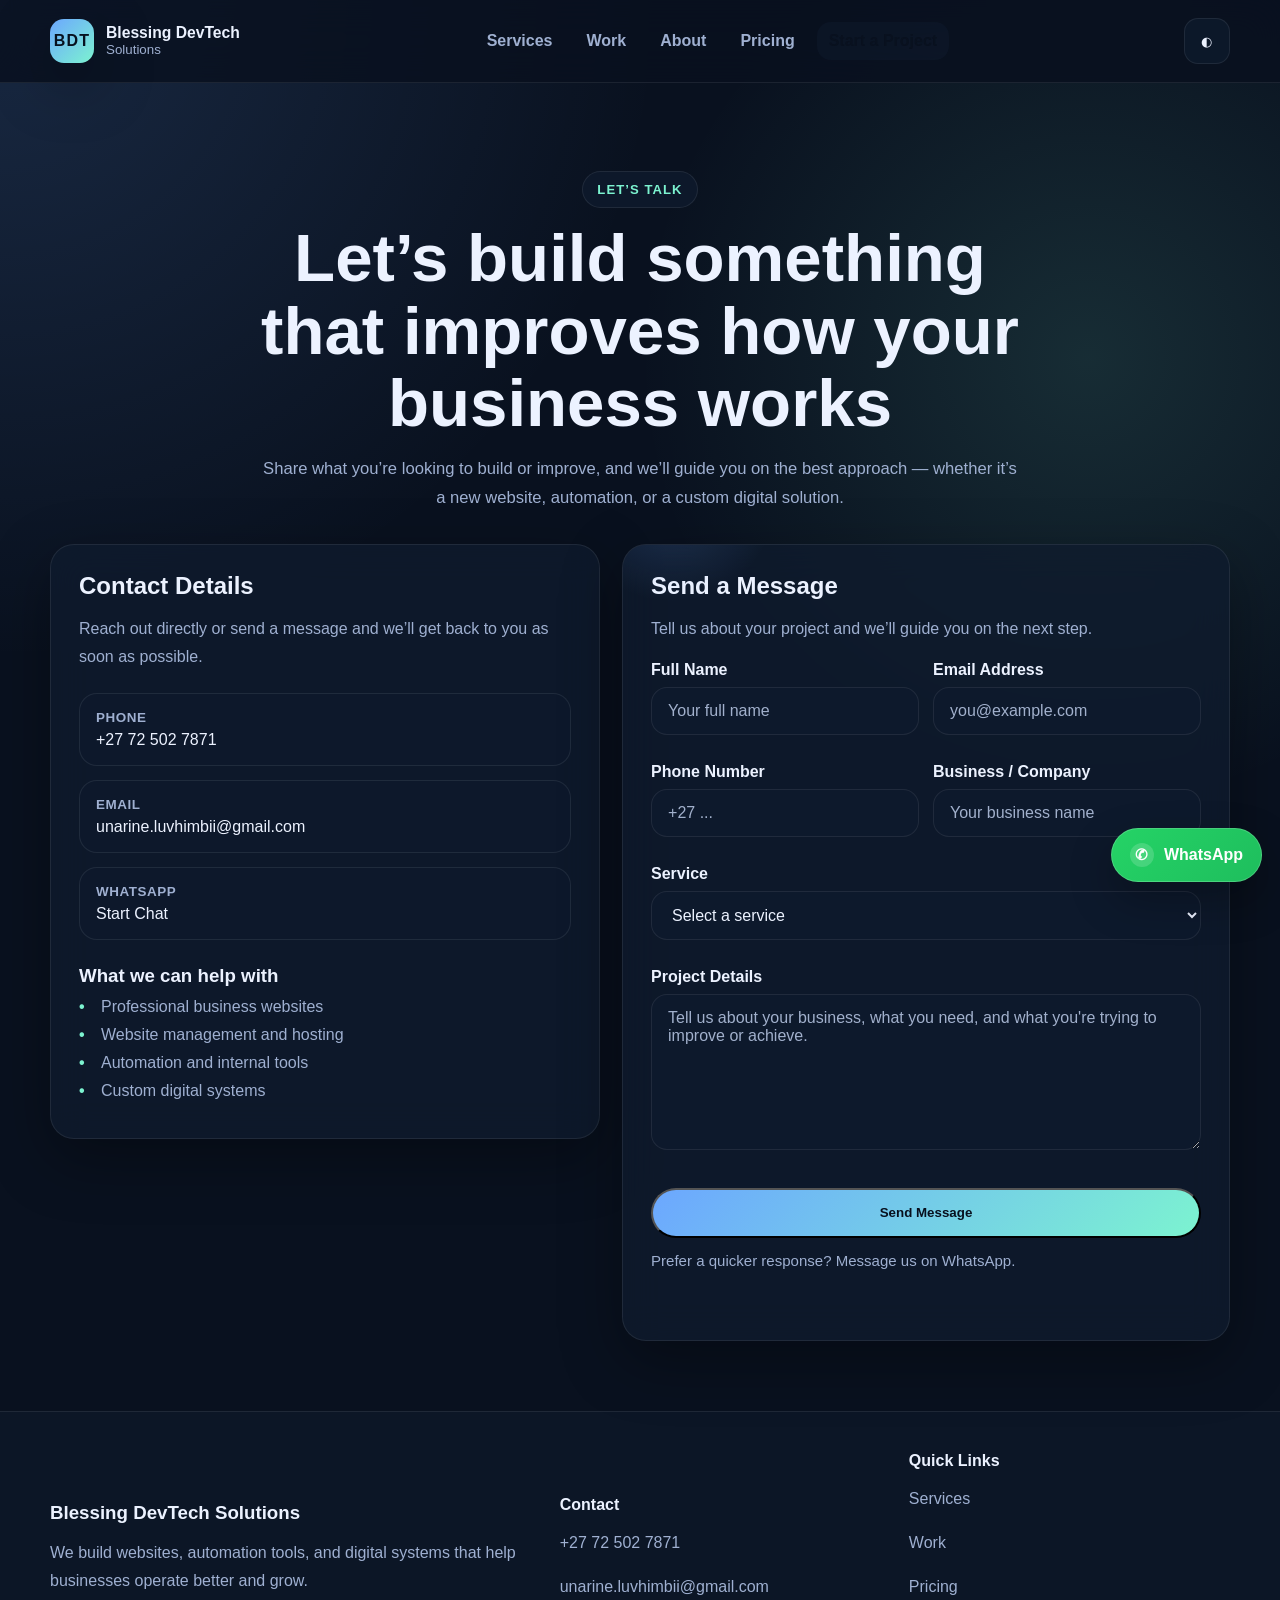
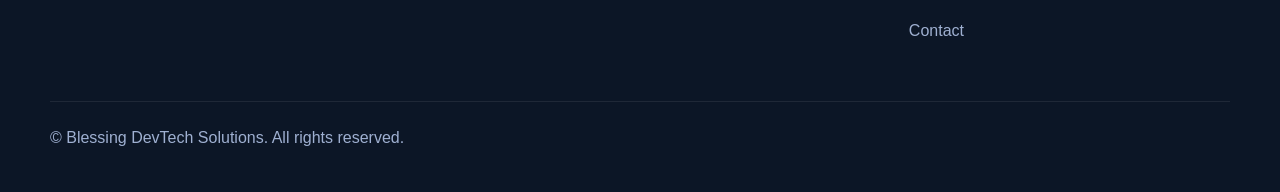
<file: bdt-agency-site-v/contact.html>
<!DOCTYPE html>
<html lang="en">
<head>
  <meta charset="UTF-8" />
  <meta name="viewport" content="width=device-width, initial-scale=1.0" />
  <title>Contact | Blessing DevTech Solutions</title>
  <meta name="description" content="Get in touch with Blessing DevTech Solutions to discuss your website, automation, or digital project." />
  <link rel="stylesheet" href="styles.css" />
</head>
<body>
  <header class="site-header">
  <div class="container nav-wrap">
    <a href="index.html" class="brand">
      <span class="brand-mark">BDT</span>
      <span>
        <strong>Blessing DevTech</strong>
        <small>Solutions</small>
      </span>
    </a>

    <nav class="site-nav" id="siteNav">
      <a href="services.html">Services</a>
      <a href="work.html">Work</a>
      <a href="about.html">About</a>
      <a href="pricing.html">Pricing</a>
      <a href="contact.html" class="nav-cta active">Start a Project</a>
    </nav>

    <div class="header-actions">
      <button id="themeToggle" class="theme-toggle" aria-label="Toggle theme">◐</button>
      <button id="menuToggle" class="menu-toggle" aria-label="Open menu">☰</button>
    </div>
  </div>
</header>

  <main>
    <section class="contact-page">
      <div class="contact-hero reveal">
        <span class="section-kicker">Let’s Talk</span>
        <h1>Let’s build something that improves how your business works</h1>
        <p>
          Share what you’re looking to build or improve, and we’ll guide you on the best approach — 
          whether it’s a new website, automation, or a custom digital solution.
        </p>
      </div>

      <div class="contact-layout">
        <div class="contact-info-card reveal">
          <h2>Contact Details</h2>
          <p>Reach out directly or send a message and we’ll get back to you as soon as possible.</p>

          <div class="contact-info-list">
            <div class="info-item">
              <span class="info-label">Phone</span>
              <a href="tel:+27725027871">+27 72 502 7871</a>
            </div>
            <div class="info-item">
              <span class="info-label">Email</span>
              <a href="mailto:unarine.luvhimbii@gmail.com">unarine.luvhimbii@gmail.com</a>
            </div>
            <div class="info-item">
              <span class="info-label">WhatsApp</span>
              <a href="https://wa.me/27672565611?text=Hi%20I%20would%20like%20to%20discuss%20a%20project" target="_blank" rel="noopener">Start Chat</a>
            </div>
          </div>

          <div class="contact-side-note">
            <h3>What we can help with</h3>
            <ul>
              <li>Professional business websites</li>
              <li>Website management and hosting</li>
              <li>Automation and internal tools</li>
              <li>Custom digital systems</li>
            </ul>
          </div>
        </div>

        <div class="contact-form-card reveal">
          <h2>Send a Message</h2>
          <p>Tell us about your project and we’ll guide you on the next step.</p>

          <form id="contactForm" class="contact-form">
            <div class="form-grid">
              <div class="form-group">
                <label for="name">Full Name</label>
                <input type="text" id="name" name="name" placeholder="Your full name" required />
              </div>

              <div class="form-group">
                <label for="email">Email Address</label>
                <input type="email" id="email" name="email" placeholder="you@example.com" required />
              </div>

              <div class="form-group">
                <label for="phone">Phone Number</label>
                <input type="tel" id="phone" name="phone" placeholder="+27 ..." />
              </div>

              <div class="form-group">
                <label for="company">Business / Company</label>
                <input type="text" id="company" name="company" placeholder="Your business name" />
              </div>
            </div>

            <div class="form-group">
              <label for="service">Service</label>
              <select id="service" name="service">
                <option value="">Select a service</option>
                <option value="Basic Care">Basic Care</option>
                <option value="Standard Growth">Standard Growth</option>
                <option value="Professional Managed">Professional Managed</option>
                <option value="Website Design & Development">Website Design & Development</option>
                <option value="Website Management & Hosting">Website Management & Hosting</option>
                <option value="Automation & Internal Tools">Automation & Internal Tools</option>
                <option value="Custom Digital Solution">Custom Digital Solution</option>
              </select>
            </div>

            <div class="form-group">
              <label for="message">Project Details</label>
              <textarea
                id="message"
                name="message"
                rows="7"
                placeholder="Tell us about your business, what you need, and what you're trying to improve or achieve."
                required
              ></textarea>
            </div>

            <div class="form-actions">
              <button type="submit" class="btn btn-primary">Send Message</button>
              <p class="form-note">Prefer a quicker response? Message us on WhatsApp.</p>
            </div>

            <div id="formStatus" class="form-status" aria-live="polite"></div>
          </form>
        </div>
      </div>
    </section>
  </main>

  <footer class="site-footer">
    <div class="container footer-grid">
      <div>
        <h3>Blessing DevTech Solutions</h3>
        <p>We build websites, automation tools, and digital systems that help businesses operate better and grow.</p>
      </div>
      <div>
        <h4>Contact</h4>
        <p><a href="tel:+27725027871">+27 72 502 7871</a></p>
        <p><a href="mailto:unarine.luvhimbii@gmail.com">unarine.luvhimbii@gmail.com</a></p>
      </div>
      <div>
        <h4>Quick Links</h4>
        <p><a href="services.html">Services</a></p>
        <p><a href="work.html">Work</a></p>
        <p><a href="pricing.html">Pricing</a></p>
        <p><a href="contact.html">Contact</a></p>
      </div>
    </div>
    <div class="container footer-bottom">
      <p>© <span id="year"></span> Blessing DevTech Solutions. All rights reserved.</p>
    </div>
  </footer>

  <script src="script.js"></script>
</body>
</html>
</file>
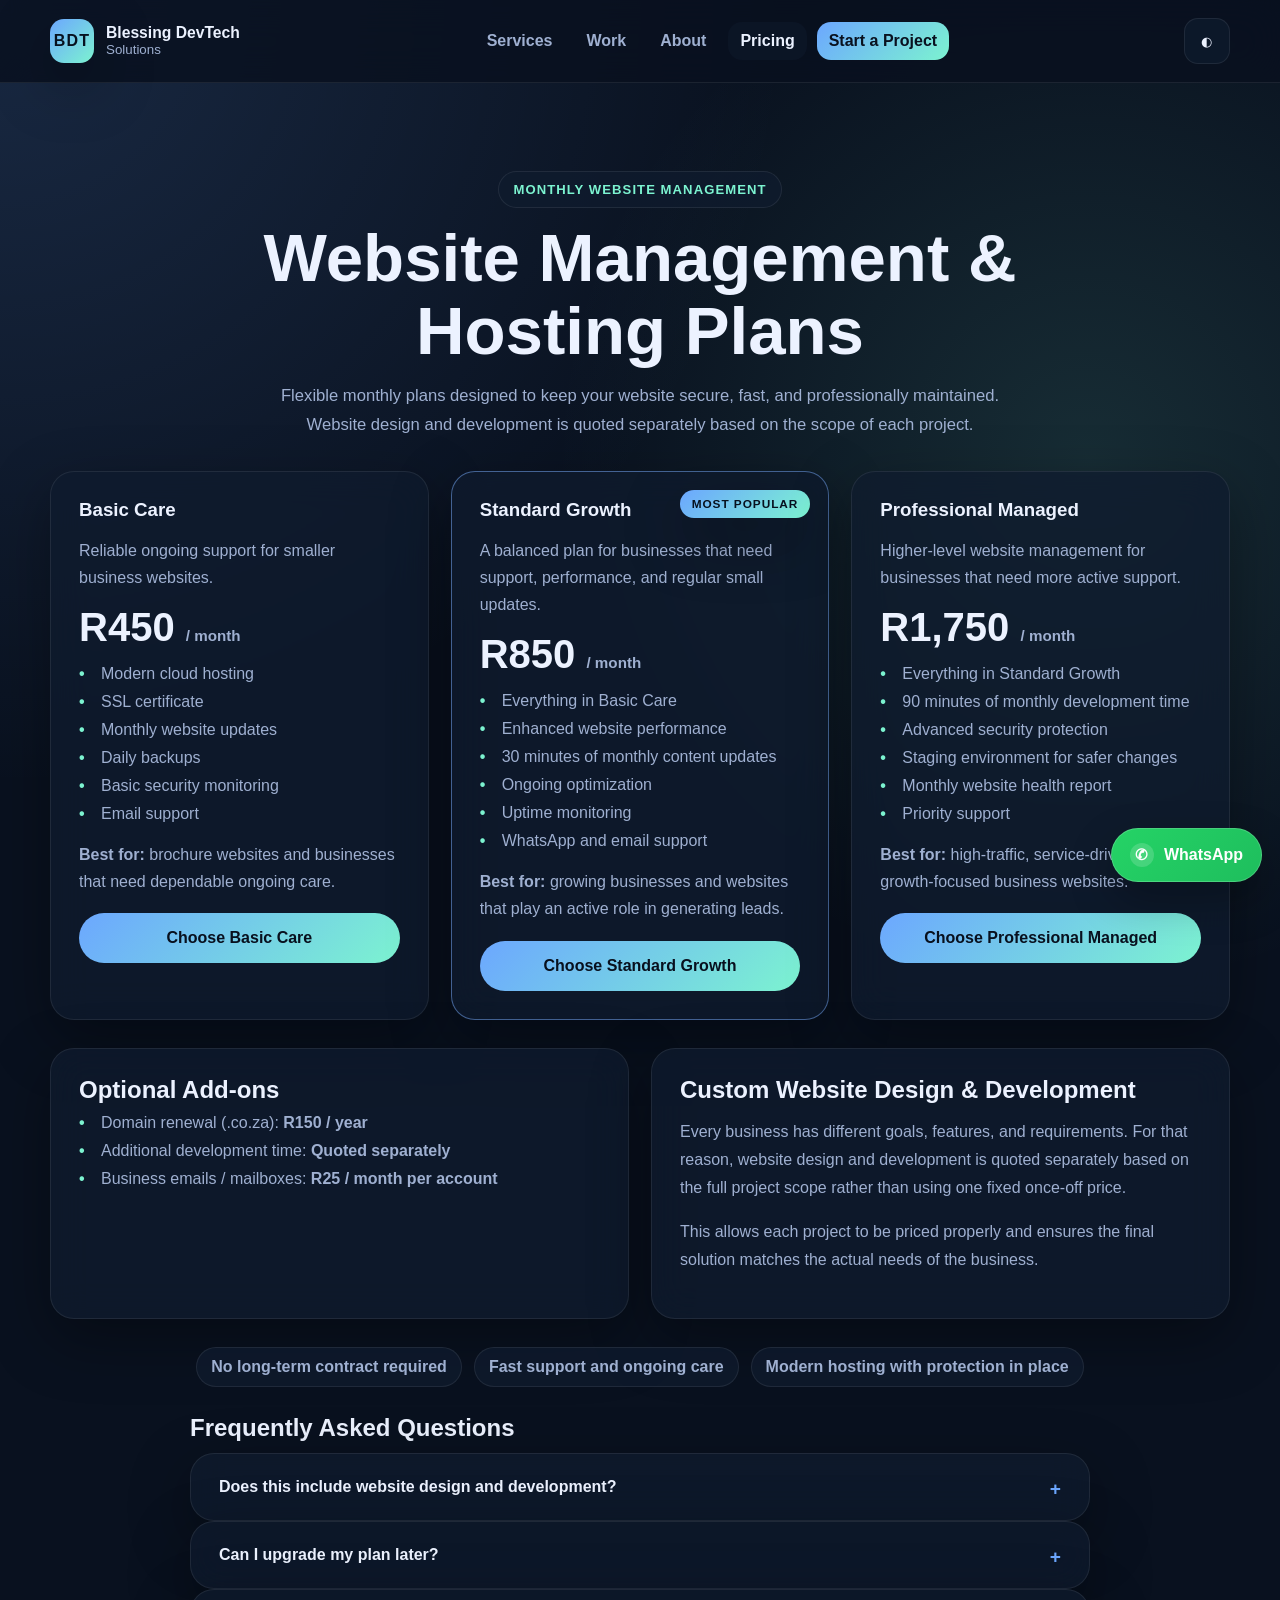
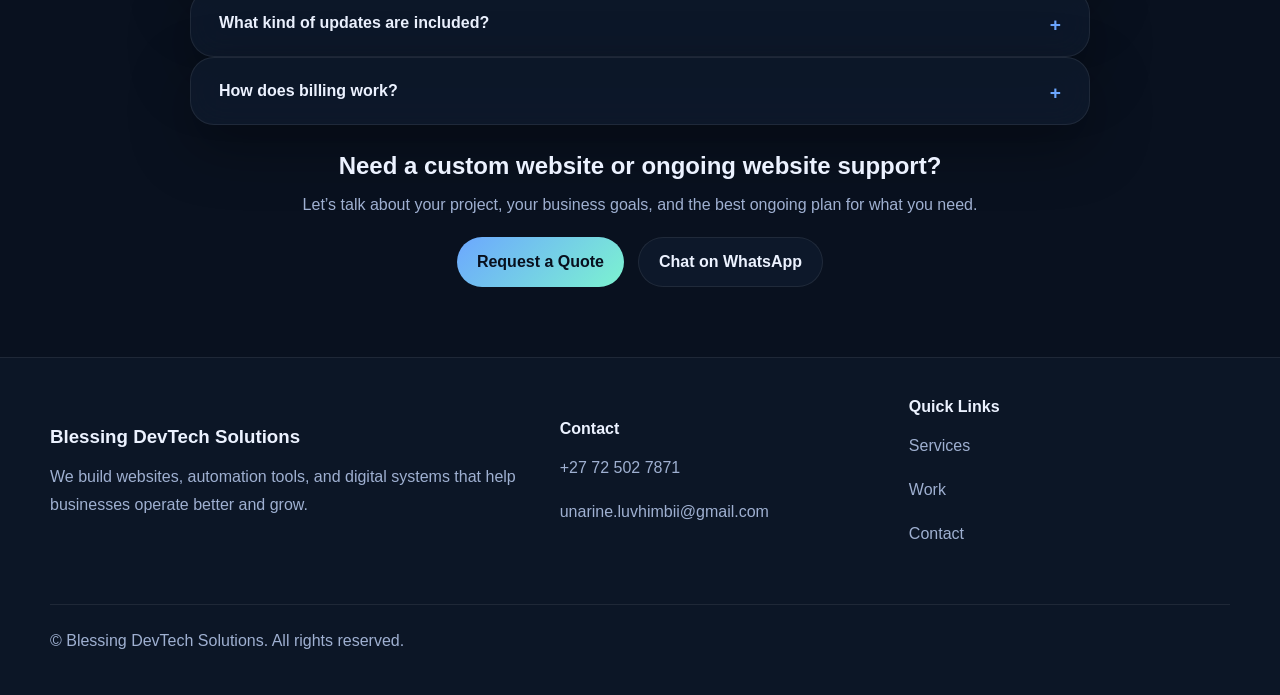
<file: bdt-agency-site-v/pricing.html>
<!DOCTYPE html>
<html lang="en">
<head>
  <meta charset="UTF-8" />
  <meta name="viewport" content="width=device-width, initial-scale=1.0" />
  <title>Pricing | Blessing DevTech Solutions</title>
  <meta name="description" content="Monthly website management and hosting plans for businesses that want reliable support, performance, and ongoing website care." />
  <link rel="stylesheet" href="styles.css" />
</head>
<body>
  <header class="site-header">
  <div class="container nav-wrap">
    <a href="index.html" class="brand">
      <span class="brand-mark">BDT</span>
      <span>
        <strong>Blessing DevTech</strong>
        <small>Solutions</small>
      </span>
    </a>

    <nav class="site-nav" id="siteNav">
      <a href="services.html">Services</a>
      <a href="work.html">Work</a>
      <a href="about.html">About</a>
      <a href="pricing.html" class="active">Pricing</a>
      <a href="contact.html" class="nav-cta">Start a Project</a>
    </nav>

    <div class="header-actions">
      <button id="themeToggle" class="theme-toggle" aria-label="Toggle theme">◐</button>
      <button id="menuToggle" class="menu-toggle" aria-label="Open menu">☰</button>
    </div>
  </div>
</header>

  <main>
    <section class="pricing-section">
      <div class="pricing-hero">
        <span class="section-kicker">Monthly Website Management</span>
        <h1>Website Management &amp; Hosting Plans</h1>
        <p class="subtitle">
          Flexible monthly plans designed to keep your website secure, fast, and professionally maintained.
          Website design and development is quoted separately based on the scope of each project.
        </p>
      </div>

      <div class="pricing-grid">
        <article class="price-card reveal">
          <h3>Basic Care</h3>
          <p class="plan-note">Reliable ongoing support for smaller business websites.</p>
          <div class="price">R450 <span>/ month</span></div>
          <ul>
            <li>Modern cloud hosting</li>
            <li>SSL certificate</li>
            <li>Monthly website updates</li>
            <li>Daily backups</li>
            <li>Basic security monitoring</li>
            <li>Email support</li>
          </ul>
          <p class="plan-fit"><strong>Best for:</strong> brochure websites and businesses that need dependable ongoing care.</p>
          <a class="btn btn-primary plan-select" href="contact.html?plan=Basic%20Care">Choose Basic Care</a>
        </article>

        <article class="price-card highlight reveal">
          <span class="badge">Most Popular</span>
          <h3>Standard Growth</h3>
          <p class="plan-note">A balanced plan for businesses that need support, performance, and regular small updates.</p>
          <div class="price">R850 <span>/ month</span></div>
          <ul>
            <li>Everything in Basic Care</li>
            <li>Enhanced website performance</li>
            <li>30 minutes of monthly content updates</li>
            <li>Ongoing optimization</li>
            <li>Uptime monitoring</li>
            <li>WhatsApp and email support</li>
          </ul>
          <p class="plan-fit"><strong>Best for:</strong> growing businesses and websites that play an active role in generating leads.</p>
          <a class="btn btn-primary plan-select" href="contact.html?plan=Standard%20Growth">Choose Standard Growth</a>
        </article>

        <article class="price-card reveal">
          <h3>Professional Managed</h3>
          <p class="plan-note">Higher-level website management for businesses that need more active support.</p>
          <div class="price">R1,750 <span>/ month</span></div>
          <ul>
            <li>Everything in Standard Growth</li>
            <li>90 minutes of monthly development time</li>
            <li>Advanced security protection</li>
            <li>Staging environment for safer changes</li>
            <li>Monthly website health report</li>
            <li>Priority support</li>
          </ul>
          <p class="plan-fit"><strong>Best for:</strong> high-traffic, service-driven, and growth-focused business websites.</p>
          <a class="btn btn-primary plan-select" href="contact.html?plan=Professional%20Managed">Choose Professional Managed</a>
        </article>
      </div>

      <section class="pricing-extras reveal">
        <div class="pricing-split">
          <div class="addons">
            <h2>Optional Add-ons</h2>
            <ul>
              <li>Domain renewal (.co.za): <strong>R150 / year</strong></li>
              <li>Additional development time: <strong>Quoted separately</strong></li>
              <li>Business emails / mailboxes: <strong>R25 / month per account</strong></li>
            </ul>
          </div>

          <div class="custom-build-note">
            <h2>Custom Website Design &amp; Development</h2>
            <p>
              Every business has different goals, features, and requirements. For that reason,
              website design and development is quoted separately based on the full project scope
              rather than using one fixed once-off price.
            </p>
            <p>
              This allows each project to be priced properly and ensures the final solution matches
              the actual needs of the business.
            </p>
          </div>
        </div>
      </section>

      <section class="pricing-trust reveal">
        <div class="trust-points">
          <div class="trust-pill">No long-term contract required</div>
          <div class="trust-pill">Fast support and ongoing care</div>
          <div class="trust-pill">Modern hosting with protection in place</div>
        </div>
      </section>

      <section class="pricing-faq reveal">
        <h2>Frequently Asked Questions</h2>

        <div class="faq-item">
          <button class="faq-question" type="button">Does this include website design and development?</button>
          <div class="faq-answer">
            <p>
              No. Website design and development is quoted separately based on the project scope.
              These monthly plans cover hosting, support, maintenance, updates, and ongoing website care after launch.
            </p>
          </div>
        </div>

        <div class="faq-item">
          <button class="faq-question" type="button">Can I upgrade my plan later?</button>
          <div class="faq-answer">
            <p>
              Yes. As your business grows or your needs change, your plan can be adjusted to give you the right level of support.
            </p>
          </div>
        </div>

        <div class="faq-item">
          <button class="faq-question" type="button">What kind of updates are included?</button>
          <div class="faq-answer">
            <p>
              This usually includes text edits, image changes, small content updates, and general website upkeep.
              Larger changes or new functionality are quoted separately when needed.
            </p>
          </div>
        </div>

        <div class="faq-item">
          <button class="faq-question" type="button">How does billing work?</button>
          <div class="faq-answer">
            <p>
              Monthly plans are billed in advance. Annual options can also be discussed depending on your project and support requirements.
            </p>
          </div>
        </div>
      </section>

      <section class="pricing-cta reveal">
        <h2>Need a custom website or ongoing website support?</h2>
        <p>
          Let’s talk about your project, your business goals, and the best ongoing plan for what you need.
        </p>
        <div class="cta-actions">
          <a class="btn btn-primary" href="contact.html">Request a Quote</a>
          <a class="btn btn-secondary" href="https://wa.me/27672565611?text=Hi%20I%20would%20like%20to%20discuss%20a%20website%20project" target="_blank" rel="noopener">Chat on WhatsApp</a>
        </div>
      </section>
    </section>
  </main>

  <footer class="site-footer">
    <div class="container footer-grid">
      <div>
        <h3>Blessing DevTech Solutions</h3>
        <p>We build websites, automation tools, and digital systems that help businesses operate better and grow.</p>
      </div>
      <div>
        <h4>Contact</h4>
        <p><a href="tel:+27725027871">+27 72 502 7871</a></p>
        <p><a href="mailto:unarine.luvhimbii@gmail.com">unarine.luvhimbii@gmail.com</a></p>
      </div>
      <div>
        <h4>Quick Links</h4>
        <p><a href="services.html">Services</a></p>
        <p><a href="work.html">Work</a></p>
        <p><a href="contact.html">Contact</a></p>
      </div>
    </div>
    <div class="container footer-bottom">
    <p>© <span id="year"></span> Blessing DevTech Solutions. All rights reserved.</p>
  </div>
  </footer>

  <script src="script.js"></script>
</body>
</html>
</file>
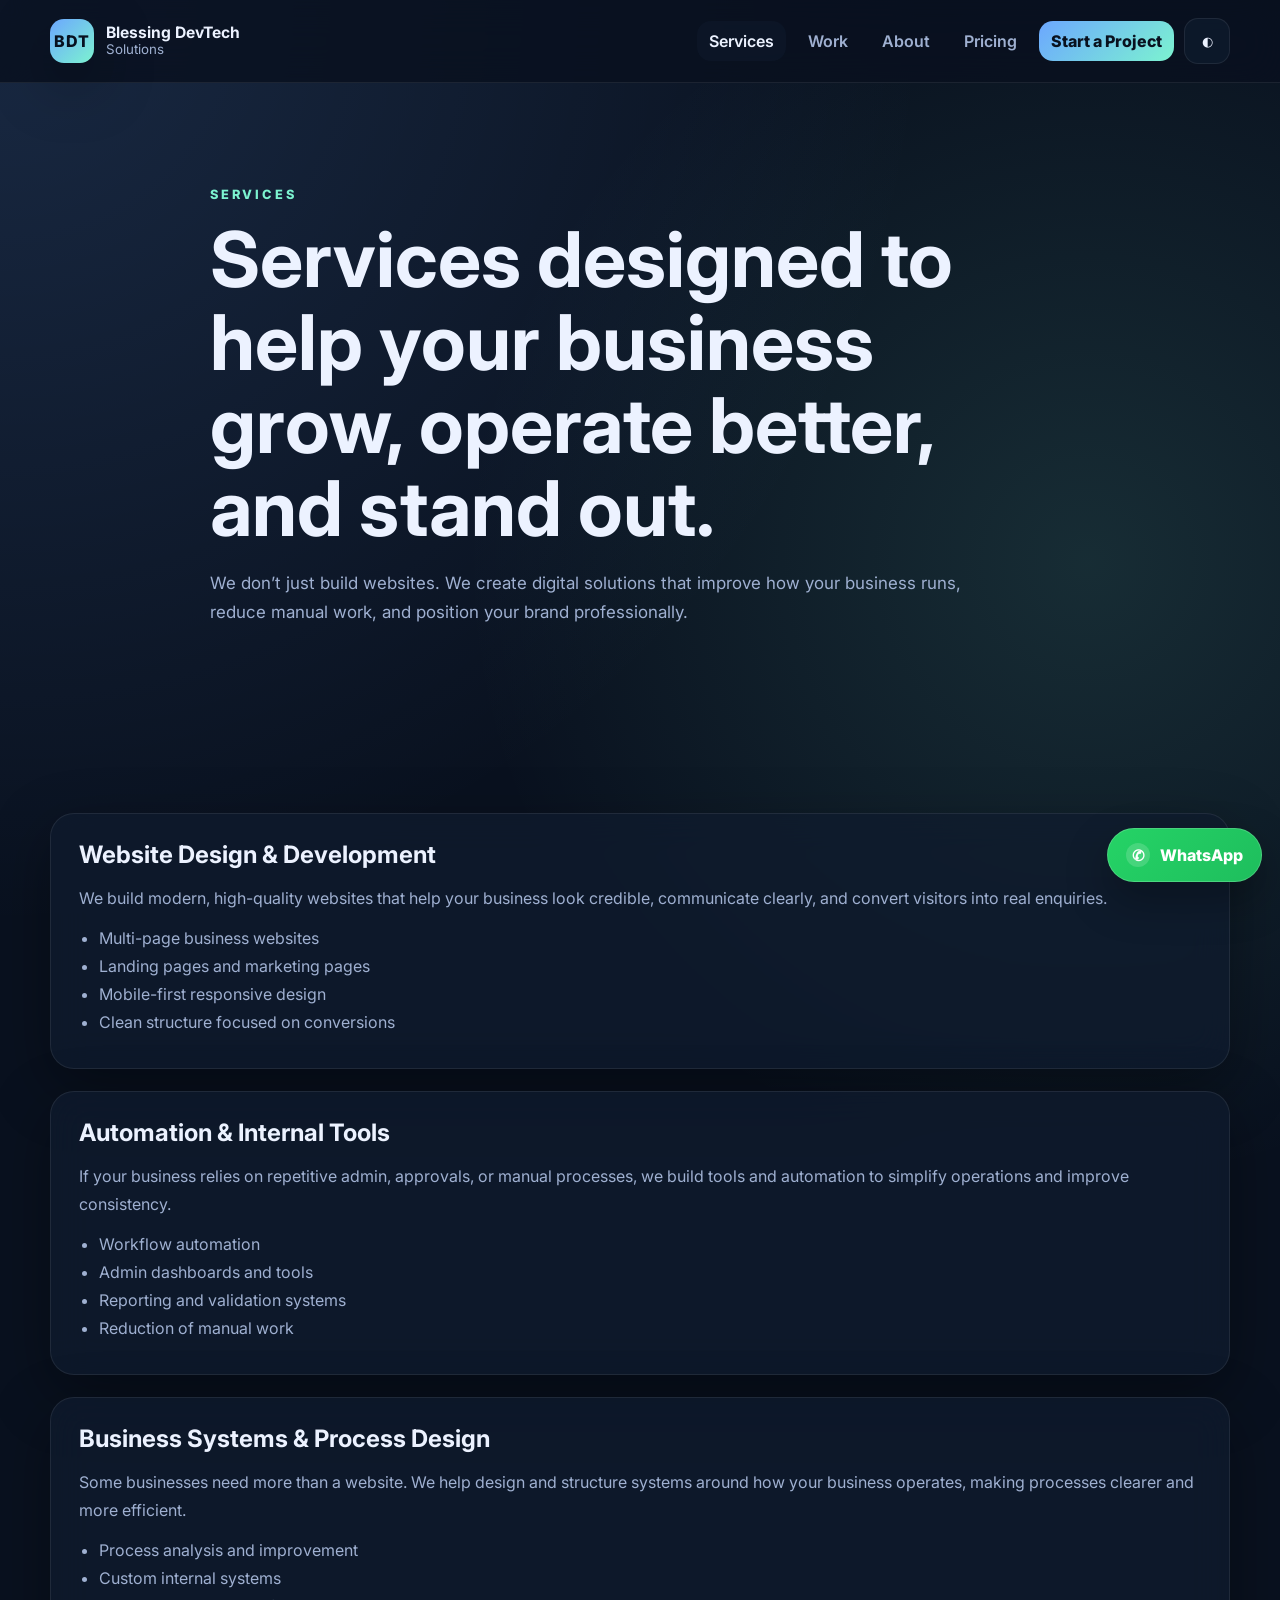
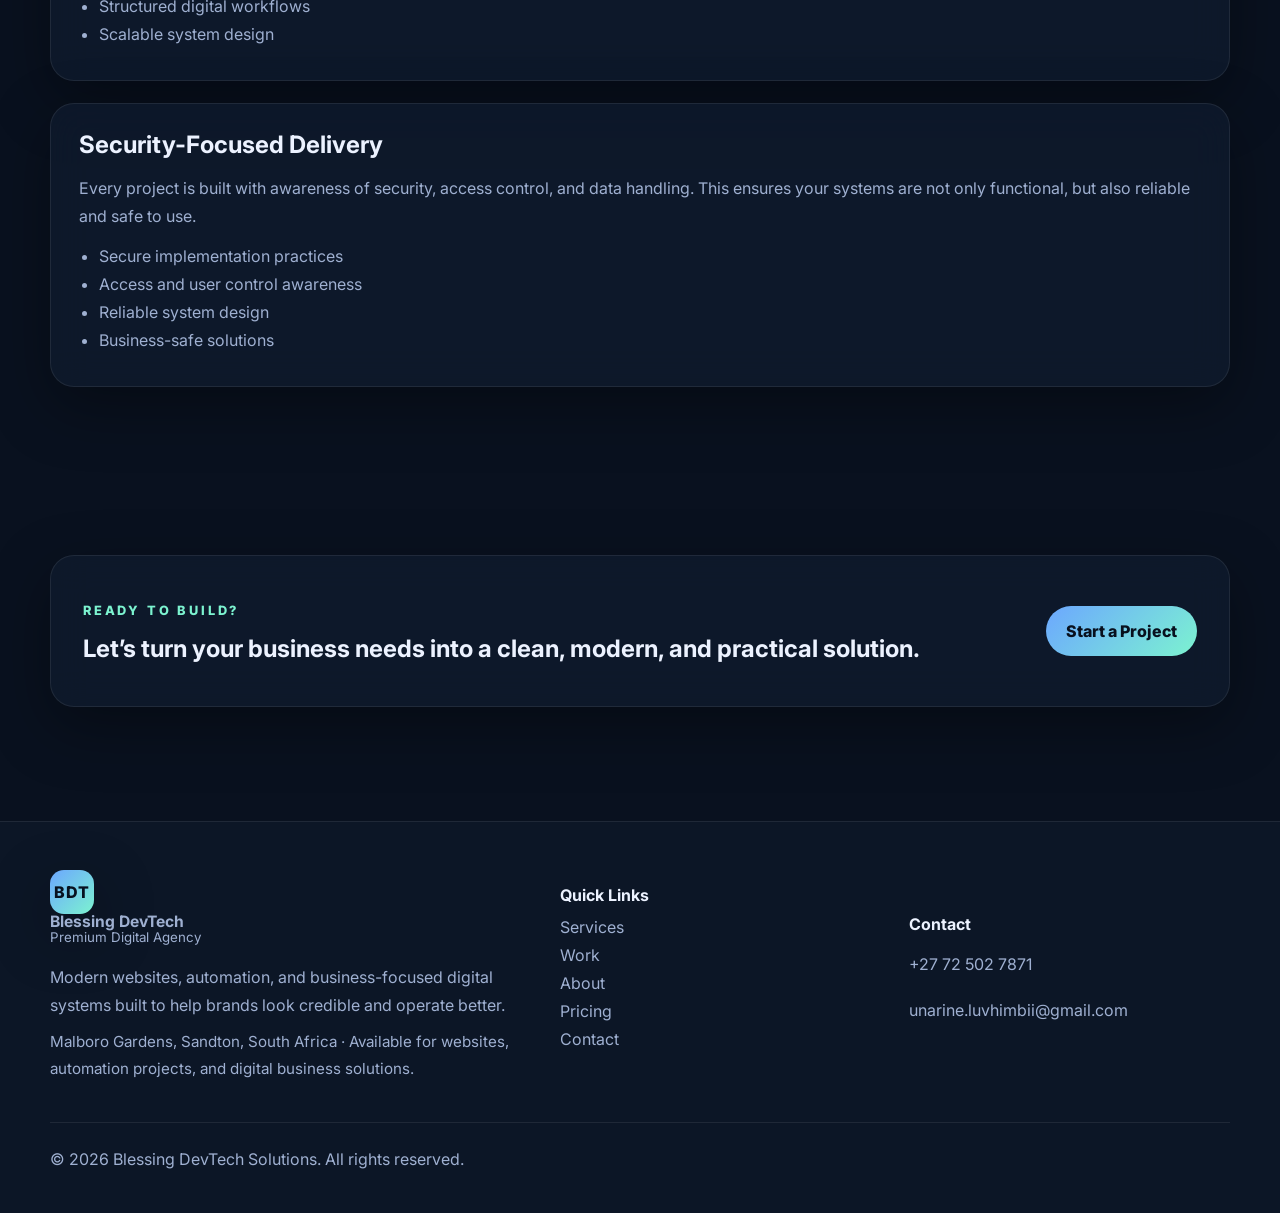
<file: bdt-agency-site-v/services.html>
<!DOCTYPE html>
<html lang="en" data-theme="dark">
<head>
  <meta charset="UTF-8" />
  <meta name="viewport" content="width=device-width, initial-scale=1.0" />
  <title>Services | Blessing DevTech Solutions</title>
  <meta name="description" content="Explore premium website design, automation, internal tools, and business systems services from Blessing DevTech Solutions." />
  <link rel="preconnect" href="https://fonts.googleapis.com">
  <link rel="preconnect" href="https://fonts.gstatic.com" crossorigin>
  <link href="https://fonts.googleapis.com/css2?family=Inter:wght@400;500;600;700;800&display=swap" rel="stylesheet">
  <link rel="stylesheet" href="styles.css" />
  <meta name="theme-color" content="#0b1020" />
  <link rel="canonical" href="https://example.vercel.app/services" />
</head>
<body>
<header class="site-header"><div class="container nav-wrap"><a class="brand" href="/"><span class="brand-mark">BDT</span><span><strong>Blessing DevTech</strong><small>Solutions</small></span></a><button class="menu-toggle">☰</button><nav class="site-nav"><a href="/services" class="active">Services</a><a href="/work">Work</a><a href="/about">About</a><a href="/pricing">Pricing</a><a href="/contact" class="nav-cta">Start a Project</a><button class="theme-toggle">◐</button></nav></div></header>

<main>
<section class="page-hero section">
  <div class="container narrow reveal">
    <p class="eyebrow">SERVICES</p>
    <h1>Services designed to help your business grow, operate better, and stand out.</h1>
    <p class="lead">
      We don’t just build websites. We create digital solutions that improve how your business runs,
      reduce manual work, and position your brand professionally.
    </p>
  </div>
</section>

<section class="section">
  <div class="container stacked-cards">

    <article class="service-detail reveal">
      <h2>Website Design & Development</h2>
      <p>
        We build modern, high-quality websites that help your business look credible,
        communicate clearly, and convert visitors into real enquiries.
      </p>
      <ul>
        <li>Multi-page business websites</li>
        <li>Landing pages and marketing pages</li>
        <li>Mobile-first responsive design</li>
        <li>Clean structure focused on conversions</li>
      </ul>
    </article>

    <article class="service-detail reveal delay-1">
      <h2>Automation & Internal Tools</h2>
      <p>
        If your business relies on repetitive admin, approvals, or manual processes,
        we build tools and automation to simplify operations and improve consistency.
      </p>
      <ul>
        <li>Workflow automation</li>
        <li>Admin dashboards and tools</li>
        <li>Reporting and validation systems</li>
        <li>Reduction of manual work</li>
      </ul>
    </article>

    <article class="service-detail reveal delay-2">
      <h2>Business Systems & Process Design</h2>
      <p>
        Some businesses need more than a website. We help design and structure systems
        around how your business operates, making processes clearer and more efficient.
      </p>
      <ul>
        <li>Process analysis and improvement</li>
        <li>Custom internal systems</li>
        <li>Structured digital workflows</li>
        <li>Scalable system design</li>
      </ul>
    </article>

    <article class="service-detail reveal delay-3">
      <h2>Security-Focused Delivery</h2>
      <p>
        Every project is built with awareness of security, access control, and data handling.
        This ensures your systems are not only functional, but also reliable and safe to use.
      </p>
      <ul>
        <li>Secure implementation practices</li>
        <li>Access and user control awareness</li>
        <li>Reliable system design</li>
        <li>Business-safe solutions</li>
      </ul>
    </article>

  </div>
</section>

<section class="section cta-section">
  <div class="container cta-box reveal">
    <div>
      <p class="eyebrow">READY TO BUILD?</p>
      <h2>Let’s turn your business needs into a clean, modern, and practical solution.</h2>
    </div>
    <a class="btn btn-primary" href="/contact">Start a Project</a>
  </div>
</section>
</main>

<footer class="site-footer">
  <div class="container footer-grid">
    <div class="footer-meta">
      <a class="brand footer-brand" href="/">
        <span class="brand-mark">BDT</span>
        <span>
          <strong>Blessing DevTech</strong>
          <small>Premium Digital Agency</small>
        </span>
      </a>
      <p>Modern websites, automation, and business-focused digital systems built to help brands look credible and operate better.</p>
      <p class="footer-note">Malboro Gardens, Sandton, South Africa · Available for websites, automation projects, and digital business solutions.</p>
    </div>
    <div>
      <h4>Quick Links</h4>
      <a href="/services">Services</a>
      <a href="/work">Work</a>
      <a href="/about">About</a>
      <a href="/pricing">Pricing</a>
      <a href="/contact">Contact</a>
    </div>
    <div>
      <h4>Contact</h4>
      <div class="contact-list">
        <a href="tel:+27725027871">+27 72 502 7871</a>
        <a href="mailto:unarine.luvhimbii@gmail.com">unarine.luvhimbii@gmail.com</a>
      </div>
    </div>
  </div>
  <div class="container footer-bottom">
    <p>© <span data-current-year></span> Blessing DevTech Solutions. All rights reserved.</p>
  </div>
</footer>

<script src="script.js"></script>
</body>
</html>
</file>
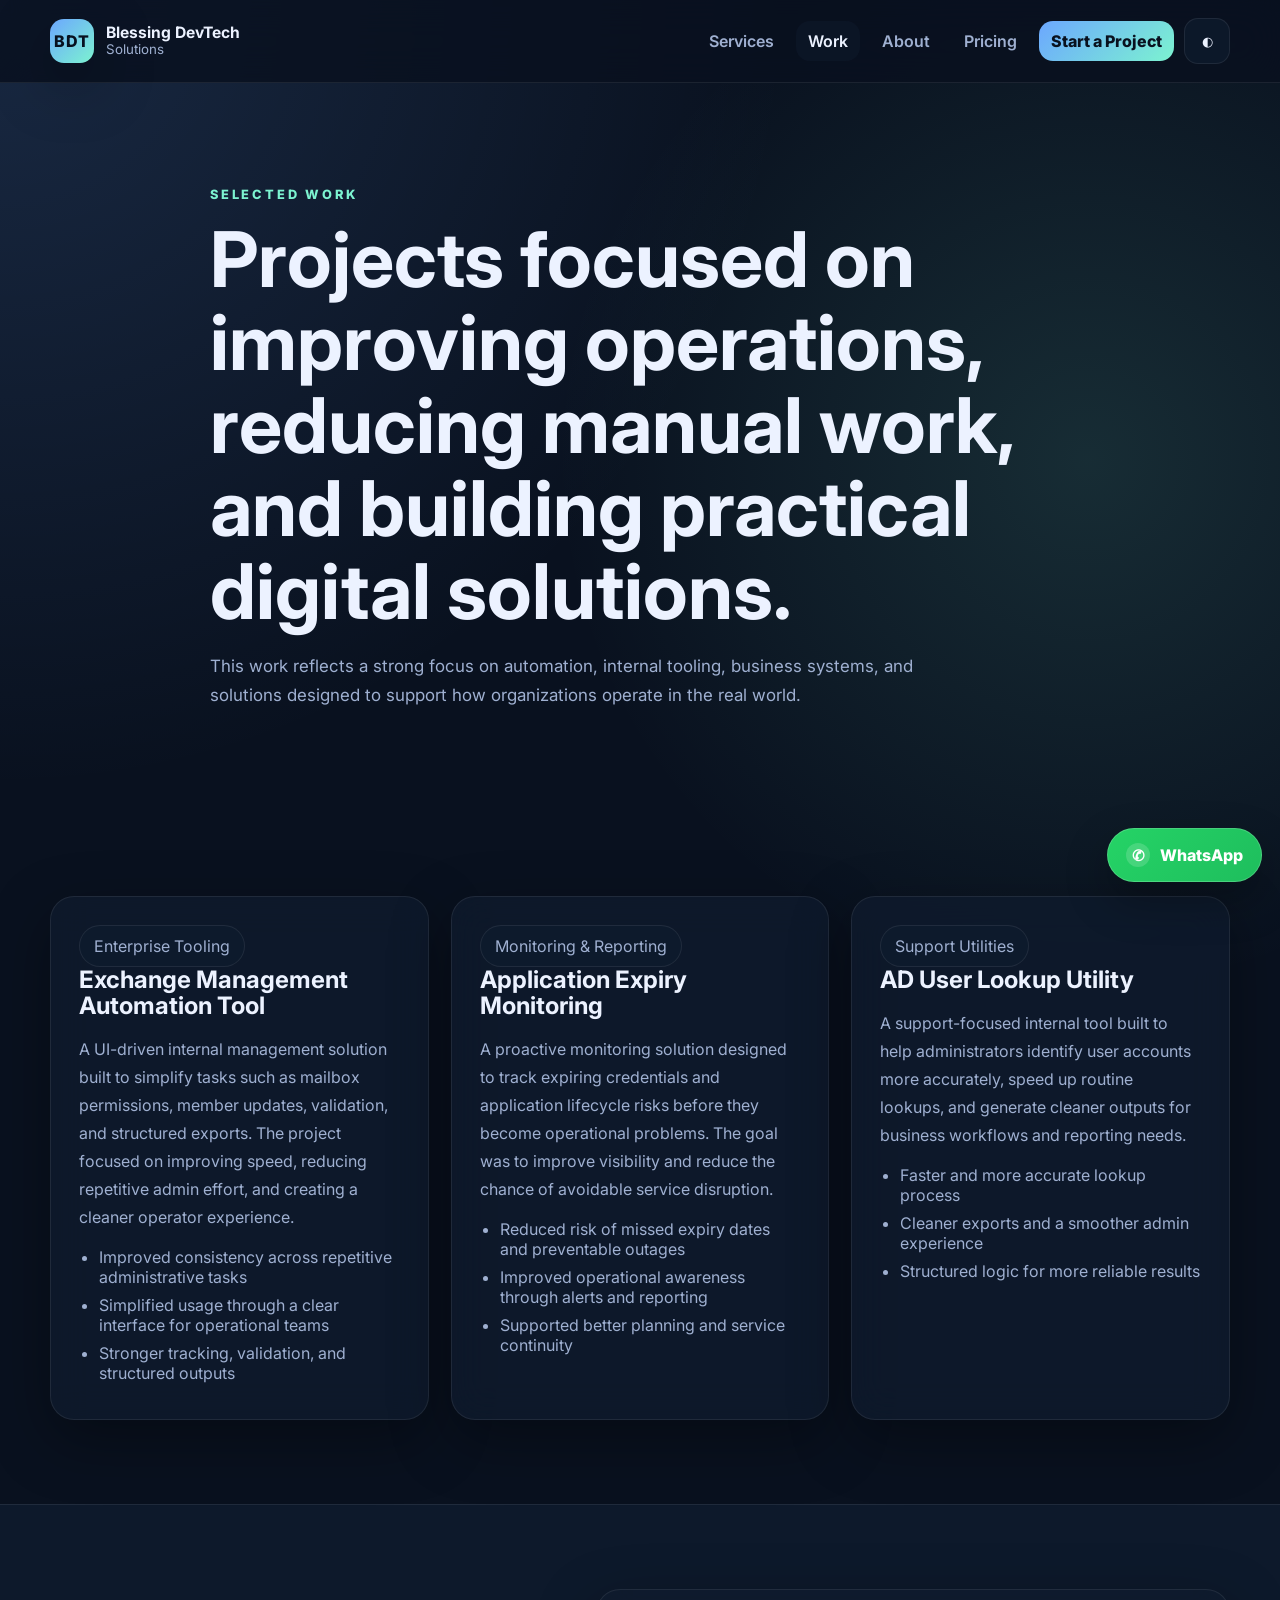
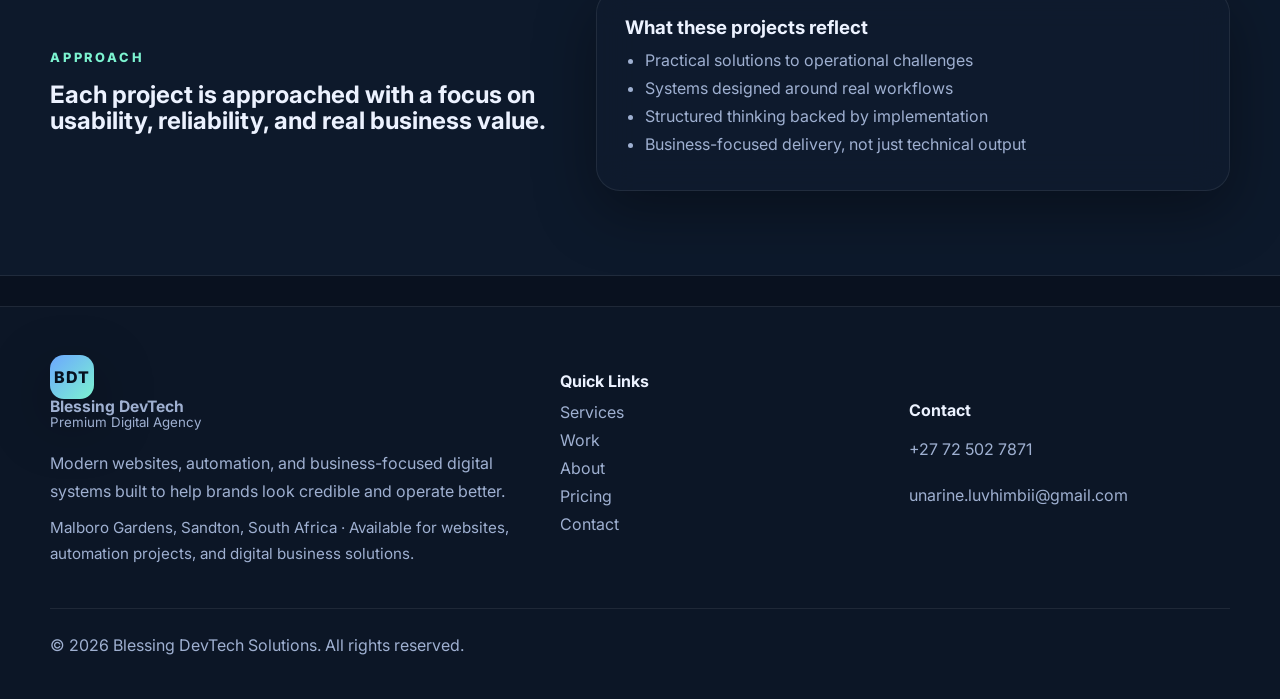
<file: bdt-agency-site-v/work.html>
<!DOCTYPE html>
<html lang="en" data-theme="dark">
<head>
  <meta charset="UTF-8" />
  <meta name="viewport" content="width=device-width, initial-scale=1.0" />
  <title>Work | Blessing DevTech Solutions</title>
  <meta name="description" content="Explore selected work from Blessing DevTech Solutions across automation, internal tools, and business systems." />
  <link rel="preconnect" href="https://fonts.googleapis.com">
  <link rel="preconnect" href="https://fonts.gstatic.com" crossorigin>
  <link href="https://fonts.googleapis.com/css2?family=Inter:wght@400;500;600;700;800&display=swap" rel="stylesheet">
  <link rel="stylesheet" href="styles.css" />
  <meta name="theme-color" content="#0b1020" />
  <link rel="canonical" href="https://example.vercel.app/work" />
</head>
<body>
<header class="site-header"><div class="container nav-wrap"><a class="brand" href="/"><span class="brand-mark">BDT</span><span><strong>Blessing DevTech</strong><small>Solutions</small></span></a><button class="menu-toggle">☰</button><nav class="site-nav"><a href="/services">Services</a><a href="/work" class="active">Work</a><a href="/about">About</a><a href="/pricing">Pricing</a><a href="/contact" class="nav-cta">Start a Project</a><button class="theme-toggle">◐</button></nav></div></header>
<main>
<section class="page-hero section"><div class="container narrow reveal"><p class="eyebrow">SELECTED WORK</p><h1>Projects focused on improving operations, reducing manual work, and building practical digital solutions.</h1><p class="lead">This work reflects a strong focus on automation, internal tooling, business systems, and solutions designed to support how organizations operate in the real world.</p></div></section>
<section class="section"><div class="container work-grid">
<article class="work-card reveal"><span class="tag">Enterprise Tooling</span><h2>Exchange Management Automation Tool</h2><p>A UI-driven internal management solution built to simplify tasks such as mailbox permissions, member updates, validation, and structured exports. The project focused on improving speed, reducing repetitive admin effort, and creating a cleaner operator experience.</p><ul><li>Improved consistency across repetitive administrative tasks</li><li>Simplified usage through a clear interface for operational teams</li><li>Stronger tracking, validation, and structured outputs</li></ul></article>
<article class="work-card reveal delay-1"><span class="tag">Monitoring & Reporting</span><h2>Application Expiry Monitoring</h2><p>A proactive monitoring solution designed to track expiring credentials and application lifecycle risks before they become operational problems. The goal was to improve visibility and reduce the chance of avoidable service disruption.</p><ul><li>Reduced risk of missed expiry dates and preventable outages</li><li>Improved operational awareness through alerts and reporting</li><li>Supported better planning and service continuity</li></ul></article>
<article class="work-card reveal delay-2"><span class="tag">Support Utilities</span><h2>AD User Lookup Utility</h2><p>A support-focused internal tool built to help administrators identify user accounts more accurately, speed up routine lookups, and generate cleaner outputs for business workflows and reporting needs.</p><ul><li>Faster and more accurate lookup process</li><li>Cleaner exports and a smoother admin experience</li><li>Structured logic for more reliable results</li></ul></article>
</div></section>
<section class="section dark-panel"><div class="container split-grid"><div class="reveal"><p class="eyebrow">APPROACH</p><h2>Each project is approached with a focus on usability, reliability, and real business value.</h2></div><div class="feature-card reveal delay-1"><h3>What these projects reflect</h3><ul><li>Practical solutions to operational challenges</li><li>Systems designed around real workflows</li><li>Structured thinking backed by implementation</li><li>Business-focused delivery, not just technical output</li></ul></div></div></section>
</main>
<footer class="site-footer">
  <div class="container footer-grid">
    <div class="footer-meta">
      <a class="brand footer-brand" href="/">
        <span class="brand-mark">BDT</span>
        <span>
          <strong>Blessing DevTech</strong>
          <small>Premium Digital Agency</small>
        </span>
      </a>
      <p>Modern websites, automation, and business-focused digital systems built to help brands look credible and operate better.</p>
      <p class="footer-note">Malboro Gardens, Sandton, South Africa · Available for websites, automation projects, and digital business solutions.</p>
    </div>
    <div>
      <h4>Quick Links</h4>
      <a href="/services">Services</a>
      <a href="/work">Work</a>
      <a href="/about">About</a>
      <a href="/pricing">Pricing</a>
      <a href="/contact">Contact</a>
    </div>
    <div>
      <h4>Contact</h4>
      <div class="contact-list">
        <a href="tel:+27725027871">+27 72 502 7871</a>
        <a href="mailto:unarine.luvhimbii@gmail.com">unarine.luvhimbii@gmail.com</a>
      </div>
    </div>
  </div>
  <div class="container footer-bottom">
    <p>© <span data-current-year></span> Blessing DevTech Solutions. All rights reserved.</p>
  </div>
</footer>
<script src="script.js"></script>
</body>
</html>
</file>
<file: styles.css>
:root {
  --bg: #07111f;
  --bg-soft: #0d1728;
  --panel: rgba(14, 24, 39, 0.8);
  --panel-solid: #0f1c31;
  --text: #e9f1ff;
  --muted: #9db0cd;
  --line: rgba(255, 255, 255, 0.08);
  --accent: #5ea7ff;
  --accent-2: #7c5cff;
  --white: #ffffff;
  --shadow: 0 20px 60px rgba(0, 0, 0, 0.35);
  --radius-xl: 28px;
  --radius-lg: 20px;
  --radius-md: 14px;
  --max: 1180px;
}

body.light {
  --bg: #f5f8ff;
  --bg-soft: #ffffff;
  --panel: rgba(255, 255, 255, 0.92);
  --panel-solid: #ffffff;
  --text: #111b2b;
  --muted: #5d6f89;
  --line: rgba(17, 27, 43, 0.08);
  --accent: #2563eb;
  --accent-2: #6d28d9;
  --white: #ffffff;
  --shadow: 0 18px 50px rgba(28, 52, 84, 0.10);
}

* { box-sizing: border-box; }
html { scroll-behavior: smooth; }
body {
  margin: 0;
  font-family: 'Inter', sans-serif;
  background:
    radial-gradient(circle at top left, rgba(94,167,255,0.15), transparent 30%),
    radial-gradient(circle at top right, rgba(124,92,255,0.12), transparent 28%),
    var(--bg);
  color: var(--text);
}

a { color: inherit; text-decoration: none; }
p { color: var(--muted); line-height: 1.75; }
h1, h2, h3, h4 { margin: 0 0 12px; line-height: 1.1; }
img { max-width: 100%; display: block; }
button, input, select, textarea { font: inherit; }

.container {
  width: min(100% - 32px, var(--max));
  margin: 0 auto;
}

.section { padding: 96px 0; position: relative; }
.section-dark {
  background: linear-gradient(180deg, rgba(6,10,18,0.55), rgba(6,10,18,0.2));
  border-top: 1px solid var(--line);
  border-bottom: 1px solid var(--line);
}
.center { text-align: center; }
.light p, .light h2, .light .eyebrow { color: #fff; }
.site-shell {
  position: fixed;
  inset: 0;
  pointer-events: none;
  background-image:
    linear-gradient(rgba(255,255,255,0.03) 1px, transparent 1px),
    linear-gradient(90deg, rgba(255,255,255,0.03) 1px, transparent 1px);
  background-size: 60px 60px;
  mask-image: radial-gradient(circle at center, rgba(0,0,0,0.5), transparent 85%);
}

.header {
  position: sticky;
  top: 0;
  z-index: 50;
  backdrop-filter: blur(18px);
  background: rgba(7, 17, 31, 0.55);
  border-bottom: 1px solid var(--line);
}
body.light .header { background: rgba(245, 248, 255, 0.75); }

.nav-wrap {
  min-height: 82px;
  display: flex;
  align-items: center;
  justify-content: space-between;
  gap: 20px;
}

.brand {
  display: inline-flex;
  align-items: center;
  gap: 12px;
}
.brand-mark {
  width: 46px;
  height: 46px;
  display: grid;
  place-items: center;
  border-radius: 14px;
  background: linear-gradient(135deg, var(--accent), var(--accent-2));
  color: white;
  font-weight: 800;
  letter-spacing: 0.1em;
  box-shadow: var(--shadow);
}
.brand-text { display: flex; flex-direction: column; }
.brand-text strong { font-size: 0.98rem; }
.brand-text small { color: var(--muted); }

.desktop-nav, .nav-actions { display: flex; align-items: center; gap: 22px; }
.desktop-nav a { color: var(--muted); font-weight: 500; }
.desktop-nav a:hover { color: var(--text); }

.btn {
  display: inline-flex;
  align-items: center;
  justify-content: center;
  gap: 10px;
  border-radius: 999px;
  padding: 14px 22px;
  font-weight: 700;
  border: 1px solid transparent;
  transition: 0.25s ease;
}
.btn:hover { transform: translateY(-2px); }
.btn-primary {
  background: linear-gradient(135deg, var(--accent), var(--accent-2));
  color: white;
  box-shadow: var(--shadow);
}
.btn-secondary {
  border-color: var(--line);
  background: rgba(255,255,255,0.04);
}
body.light .btn-secondary { background: rgba(17,27,43,0.03); }
.full { width: 100%; }

.theme-toggle, .menu-btn {
  width: 46px;
  height: 46px;
  border-radius: 50%;
  border: 1px solid var(--line);
  background: rgba(255,255,255,0.04);
  color: var(--text);
  cursor: pointer;
}
body.light .theme-toggle,
body.light .menu-btn { background: rgba(17,27,43,0.03); }
.menu-btn { display: none; }
.mobile-menu {
  display: none;
  flex-direction: column;
  gap: 14px;
  padding: 0 16px 18px;
  border-top: 1px solid var(--line);
}
.mobile-menu.open { display: flex; }
.mobile-menu a { color: var(--muted); }
.mobile-cta { margin-top: 6px; }

.hero { padding-top: 84px; }
.hero-grid {
  display: grid;
  grid-template-columns: 1.15fr 0.85fr;
  gap: 44px;
  align-items: center;
}
.eyebrow {
  display: inline-block;
  margin-bottom: 16px;
  color: #9bc8ff;
  font-size: 0.82rem;
  font-weight: 700;
  text-transform: uppercase;
  letter-spacing: 0.12em;
}
body.light .eyebrow { color: #2459cf; }
.hero h1 {
  font-size: clamp(2.8rem, 6vw, 5.2rem);
  max-width: 12ch;
}
.hero-text { max-width: 640px; font-size: 1.05rem; }
.hero-actions { display: flex; flex-wrap: wrap; gap: 14px; margin: 28px 0 22px; }
.hero-trust {
  display: flex;
  flex-wrap: wrap;
  gap: 12px;
}
.hero-trust span {
  padding: 10px 14px;
  border-radius: 999px;
  border: 1px solid var(--line);
  color: var(--muted);
  background: rgba(255,255,255,0.03);
}

.glass-card, .service-card, .case-card, .price-card, .testimonial-card, .contact-card, .faq-item, .stat-card {
  background: var(--panel);
  border: 1px solid var(--line);
  border-radius: var(--radius-xl);
  box-shadow: var(--shadow);
  backdrop-filter: blur(18px);
}
.dashboard-card { padding: 20px; }
.mini-topbar { display: flex; gap: 7px; margin-bottom: 18px; }
.mini-topbar span {
  width: 10px;
  height: 10px;
  border-radius: 50%;
  background: rgba(255,255,255,0.18);
}
.dashboard-grid {
  display: grid;
  grid-template-columns: 1fr 1fr;
  gap: 16px;
}
.metric-card {
  padding: 20px;
  border-radius: 22px;
  background: rgba(255,255,255,0.04);
  border: 1px solid var(--line);
}
.metric-card small,
.service-card p,
.case-card p,
.testimonial-card span,
.price-card span,
.case-meta,
.contact-points span,
.section-note { color: var(--muted); }
.metric-card strong { display: block; margin-top: 8px; font-size: 1.1rem; }
.metric-card ul { margin: 12px 0 0; padding-left: 18px; color: var(--muted); line-height: 1.7; }
.metric-card.accent {
  background: linear-gradient(135deg, rgba(94,167,255,0.18), rgba(124,92,255,0.14));
}
.metric-card.tall { min-height: 180px; }
.gradient-line-card {
  position: relative;
  overflow: hidden;
}
.gradient-line-card::after {
  content: "";
  position: absolute;
  inset: auto 0 0 0;
  height: 4px;
  background: linear-gradient(90deg, var(--accent), var(--accent-2));
}

.section-head {
  max-width: 760px;
  margin-bottom: 40px;
}
.section-head h2 { font-size: clamp(2rem, 4vw, 3.2rem); }
.section-head.center { margin-inline: auto; }
.service-grid, .case-grid, .pricing-grid, .testimonial-grid, .stats-grid, .footer-grid {
  display: grid;
  gap: 22px;
}
.service-grid { grid-template-columns: repeat(4, 1fr); }
.service-card { padding: 28px; }
.service-icon {
  width: 54px;
  height: 54px;
  border-radius: 18px;
  display: grid;
  place-items: center;
  margin-bottom: 18px;
  font-size: 1.25rem;
  background: linear-gradient(135deg, rgba(94,167,255,0.2), rgba(124,92,255,0.18));
}
.service-card ul, .price-card ul {
  margin: 18px 0 0;
  padding-left: 18px;
  color: var(--muted);
  line-height: 1.9;
}

.stats-grid { grid-template-columns: repeat(4, 1fr); }
.stat-card { padding: 26px; text-align: center; }
.stat-card strong { display: block; font-size: 2.2rem; margin-bottom: 10px; }

.filter-bar {
  display: flex;
  gap: 12px;
  flex-wrap: wrap;
  margin-bottom: 24px;
}
.filter-btn {
  border: 1px solid var(--line);
  background: rgba(255,255,255,0.04);
  color: var(--muted);
  padding: 11px 16px;
  border-radius: 999px;
  cursor: pointer;
}
.filter-btn.active {
  color: white;
  background: linear-gradient(135deg, var(--accent), var(--accent-2));
}
body.light .filter-btn.active { color: white; }

.case-grid { grid-template-columns: repeat(2, 1fr); }
.case-card { padding: 28px; }
.case-tag, .popular-badge {
  display: inline-flex;
  padding: 8px 12px;
  border-radius: 999px;
  font-size: 0.78rem;
  font-weight: 700;
  text-transform: uppercase;
  letter-spacing: 0.08em;
  background: rgba(94,167,255,0.16);
  color: #a9d0ff;
  margin-bottom: 16px;
}
body.light .case-tag { color: #1f4ed8; }
.case-meta {
  display: flex;
  gap: 14px;
  flex-wrap: wrap;
  margin-top: 20px;
  font-size: 0.95rem;
}

.process-layout { display: grid; gap: 26px; }
.timeline { display: grid; gap: 18px; }
.timeline-item {
  display: grid;
  grid-template-columns: 72px 1fr;
  gap: 18px;
  padding: 24px;
  border: 1px solid var(--line);
  border-radius: var(--radius-lg);
  background: rgba(255,255,255,0.03);
}
.timeline-item span {
  width: 54px;
  height: 54px;
  border-radius: 50%;
  display: grid;
  place-items: center;
  font-weight: 800;
  background: linear-gradient(135deg, var(--accent), var(--accent-2));
  color: white;
}

.pricing-grid { grid-template-columns: repeat(3, 1fr); }
.price-card { padding: 28px; position: relative; }
.price-top { margin-bottom: 18px; }
.price-top strong { display: block; font-size: 2rem; margin-top: 8px; }
.featured {
  transform: translateY(-12px);
  background: linear-gradient(180deg, rgba(94,167,255,0.16), rgba(124,92,255,0.13));
}
.popular-badge {
  position: absolute;
  top: 20px;
  right: 20px;
  margin-bottom: 0;
}

.testimonial-grid { grid-template-columns: repeat(3, 1fr); }
.testimonial-card { padding: 28px; }
.testimonial-card p { font-size: 1.02rem; color: var(--text); }
.testimonial-card strong { display: block; margin-top: 18px; }

.faq-layout { display: grid; grid-template-columns: 0.9fr 1.1fr; gap: 28px; align-items: start; }
.faq-list { display: grid; gap: 14px; }
.faq-item { overflow: hidden; }
.faq-question {
  width: 100%;
  display: flex;
  justify-content: space-between;
  align-items: center;
  padding: 22px 24px;
  background: transparent;
  border: 0;
  color: var(--text);
  text-align: left;
  cursor: pointer;
  font-weight: 600;
}
.faq-question span { font-size: 1.2rem; color: var(--muted); }
.faq-answer {
  max-height: 0;
  overflow: hidden;
  transition: max-height 0.3s ease;
}
.faq-item.active .faq-answer { max-height: 200px; }
.faq-answer p { padding: 0 24px 22px; margin: 0; }

.contact-grid { display: grid; grid-template-columns: 1fr 1fr; gap: 24px; align-items: start; }
.contact-points {
  display: grid;
  gap: 14px;
  margin-top: 24px;
}
.contact-points div {
  display: flex;
  flex-direction: column;
  gap: 4px;
  padding: 16px 0;
  border-bottom: 1px solid var(--line);
}
.contact-card { padding: 26px; }
.contact-card label {
  display: grid;
  gap: 9px;
  color: var(--muted);
  margin-bottom: 16px;
  font-weight: 500;
}
.contact-card input,
.contact-card select,
.contact-card textarea {
  width: 100%;
  border: 1px solid var(--line);
  border-radius: 16px;
  background: rgba(255,255,255,0.04);
  color: var(--text);
  padding: 15px 16px;
  outline: none;
}
body.light .contact-card input,
body.light .contact-card select,
body.light .contact-card textarea {
  background: rgba(17,27,43,0.02);
}
.contact-card small { display: block; margin-top: 12px; color: var(--muted); line-height: 1.6; }

.footer {
  border-top: 1px solid var(--line);
  padding-top: 48px;
}
.footer-grid { grid-template-columns: 1.4fr 1fr 1fr; }
.footer-grid h4 { margin-bottom: 16px; }
.footer-grid div:last-child a,
.footer-grid div:nth-child(2) a { display: block; color: var(--muted); margin-bottom: 10px; }
.footer-brand { margin-bottom: 18px; }

.reveal {
  opacity: 0;
  transform: translateY(28px);
  transition: opacity 0.8s ease, transform 0.8s ease;
}
.reveal.visible {
  opacity: 1;
  transform: translateY(0);
}
.delay-1 { transition-delay: 0.08s; }
.delay-2 { transition-delay: 0.16s; }
.delay-3 { transition-delay: 0.24s; }
.floating-card { animation: floatCard 6s ease-in-out infinite; }
@keyframes floatCard {
  0%, 100% { transform: translateY(0px); }
  50% { transform: translateY(-10px); }
}

@media (max-width: 1100px) {
  .service-grid { grid-template-columns: repeat(2, 1fr); }
  .pricing-grid, .testimonial-grid, .stats-grid { grid-template-columns: repeat(2, 1fr); }
  .hero-grid, .contact-grid, .faq-layout { grid-template-columns: 1fr; }
}

@media (max-width: 820px) {
  .desktop-nav, .desktop-cta { display: none; }
  .menu-btn { display: inline-grid; place-items: center; }
  .hero h1 { max-width: none; }
  .case-grid, .service-grid, .pricing-grid, .testimonial-grid, .stats-grid, .footer-grid { grid-template-columns: 1fr; }
  .dashboard-grid { grid-template-columns: 1fr; }
  .timeline-item { grid-template-columns: 60px 1fr; }
  .section { padding: 78px 0; }
}
</file>
<file: bdt-agency-site-v/styles.css>
:root {
  --bg: #09111f;
  --panel: rgba(16, 27, 46, 0.74);
  --panel-solid: #0f1a2d;
  --panel-soft: #101e35;
  --text: #ecf2ff;
  --muted: #9fb0d1;
  --line: rgba(255,255,255,0.08);
  --accent: #6ca7ff;
  --accent-2: #7cf3d0;
  --shadow: 0 20px 60px rgba(0,0,0,0.35);
  --radius: 24px;
}

html[data-theme="light"] {
  --bg: #f4f7fd;
  --panel: rgba(255, 255, 255, 0.8);
  --panel-solid: #ffffff;
  --panel-soft: #eef3fd;
  --text: #0d1730;
  --muted: #5d6d8a;
  --line: rgba(13,23,48,0.08);
  --accent: #2f67ff;
  --accent-2: #18c3a2;
  --shadow: 0 20px 60px rgba(14, 26, 52, 0.10);
}

* { box-sizing: border-box; }
html { scroll-behavior: smooth; }
body {
  margin: 0;
  font-family: "Inter", sans-serif;
  background:
    radial-gradient(circle at top left, rgba(108,167,255,0.16), transparent 30%),
    radial-gradient(circle at 85% 20%, rgba(124,243,208,0.12), transparent 25%),
    var(--bg);
  color: var(--text);
}

a { color: inherit; text-decoration: none; }
p { color: var(--muted); line-height: 1.75; }
h1, h2, h3, h4 { margin: 0 0 12px; line-height: 1.08; }
ul { margin: 0; padding-left: 20px; }
li { color: var(--muted); margin: 8px 0; }

.container { width: min(1180px, calc(100% - 32px)); margin: 0 auto; }
.narrow { width: min(860px, 100%); }
.section { padding: 84px 0; }
.site-header {
  position: sticky;
  top: 0;
  z-index: 40;
  backdrop-filter: blur(18px);
  background: color-mix(in srgb, var(--bg) 82%, transparent);
  border-bottom: 1px solid var(--line);
}
.nav-wrap {
  display: flex;
  align-items: center;
  justify-content: space-between;
  gap: 18px;
  min-height: 82px;
}
.header-actions {
  display: flex;
  align-items: center;
  gap: 12px;
  margin-left: auto;
}
.brand { display: inline-flex; align-items: center; gap: 12px; min-width: 0; }
.brand span:last-child { min-width: 0; }
.brand strong { display: block; font-size: 0.98rem; line-height: 1.05; }
.brand small { display: block; color: var(--muted); line-height: 1.15; }
.brand-mark {
  width: 44px; height: 44px; display: grid; place-items: center;
  border-radius: 14px; font-weight: 800; letter-spacing: 0.08em;
  background: linear-gradient(135deg, var(--accent), var(--accent-2)); color: #07111f;
  box-shadow: var(--shadow);
}
.site-nav { display: flex; align-items: center; gap: 10px; margin-left: auto; }
.site-nav a { color: var(--muted); font-weight: 600; padding: 10px 12px; border-radius: 14px; transition: background-color .25s ease, color .25s ease; }
.site-nav a.active, .site-nav a:hover { color: var(--text); background: color-mix(in srgb, var(--panel-solid) 55%, transparent); }
.nav-cta {
  padding: 12px 18px; border-radius: 999px; background: linear-gradient(135deg, var(--accent), var(--accent-2));
  color: #09111f !important; font-weight: 800 !important;
}
.theme-toggle, .menu-toggle, .slider-btn {
  border: 1px solid var(--line); background: var(--panel); color: var(--text);
  border-radius: 14px; cursor: pointer;
}
.theme-toggle { width: 46px; height: 46px; }
.menu-toggle { display: none; width: 46px; height: 46px; padding: 0; align-items: center; justify-content: center; font-size: 1.2rem; }

.hero-grid, .split-grid, .contact-grid, .metrics-grid, .footer-grid {
  display: grid; gap: 28px; align-items: center;
}
.hero-grid { grid-template-columns: 1.15fr 0.85fr; min-height: calc(100vh - 120px); }
.split-grid { grid-template-columns: 0.9fr 1.1fr; }
.metrics-grid { grid-template-columns: 1.3fr repeat(3, 1fr); }
.contact-grid { grid-template-columns: 1.1fr 0.9fr; }
.footer-grid { grid-template-columns: 1.2fr 0.8fr 0.8fr; padding: 40px 0; }
.pricing-grid, .work-grid, .services-grid, .faq-grid, .stacked-cards, .case-list { display: grid; gap: 22px; }
.services-grid, .pricing-grid { grid-template-columns: repeat(3, 1fr); }
.work-grid { grid-template-columns: repeat(3, 1fr); }
.case-list, .stacked-cards, .faq-grid { grid-template-columns: 1fr; }

.eyebrow {
  font-size: 0.8rem; letter-spacing: 0.22em; text-transform: uppercase; color: var(--accent-2); font-weight: 800;
}
.hero h1, .page-hero h1 { font-size: clamp(2.7rem, 6vw, 5rem); margin-bottom: 18px; }
.page-hero { padding-top: 88px; }
.lead { font-size: 1.06rem; max-width: 760px; }
.hero-actions, .hero-points, .slider-controls { display: flex; gap: 14px; flex-wrap: wrap; align-items: center; }
.hero-points { margin-top: 18px; }
.hero-points span, .logos-list span, .tag {
  display: inline-flex; align-items: center; gap: 8px;
  border: 1px solid var(--line); background: var(--panel); padding: 10px 14px; border-radius: 999px; color: var(--muted);
}
.btn {
  display: inline-flex; align-items: center; justify-content: center; gap: 10px;
  min-height: 50px; padding: 0 20px; border-radius: 999px; font-weight: 800;
}
.btn-primary { background: linear-gradient(135deg, var(--accent), var(--accent-2)); color: #08101e; }
.btn-secondary { background: var(--panel); border: 1px solid var(--line); }

.glass-card, .feature-card, .price-card, .work-card, .service-detail, .metric-box, .cta-box, .testimonial, .faq-item, .case-card {
  background: var(--panel);
  backdrop-filter: blur(18px);
  border: 1px solid var(--line);
  border-radius: var(--radius);
  box-shadow: var(--shadow);
}
.dashboard-card { padding: 20px; }
.dashboard-top { display: flex; gap: 8px; margin-bottom: 14px; }
.dot { width: 10px; height: 10px; background: var(--muted); border-radius: 999px; opacity: 0.6; }
.metric-row {
  display: flex; align-items: center; justify-content: space-between; gap: 20px;
  padding-bottom: 18px; border-bottom: 1px solid var(--line);
}
.metric-row h3 { font-size: 2.4rem; }
.metric-row small, .plan { color: var(--accent-2); text-transform: uppercase; letter-spacing: 0.18em; font-weight: 700; }
.mini-bars { display: flex; align-items: end; gap: 8px; }
.mini-bars span { width: 12px; border-radius: 999px; background: linear-gradient(180deg, var(--accent), var(--accent-2)); }
.mini-bars span:nth-child(1){height:28px}.mini-bars span:nth-child(2){height:45px}.mini-bars span:nth-child(3){height:60px}.mini-bars span:nth-child(4){height:80px}
.stack-list { display: grid; gap: 14px; padding-top: 18px; }
.stack-list div { display: flex; justify-content: space-between; gap: 16px; border: 1px solid var(--line); padding: 14px; border-radius: 18px; }
.stack-list strong { min-width: 110px; }
.stat-card { margin-top: 22px; padding: 22px; }
.logos-strip {
  display: flex; align-items: center; justify-content: space-between; gap: 20px; border: 1px solid var(--line); border-radius: 999px; padding: 18px 22px; background: var(--panel);
}
.logos-list { display: flex; gap: 12px; flex-wrap: wrap; }
.section-head { max-width: 860px; margin-bottom: 30px; }
.feature-card, .work-card, .service-detail, .price-card, .metric-box, .testimonial, .case-card { padding: 28px; }
.dark-panel { background: color-mix(in srgb, var(--panel-solid) 85%, transparent); border-top: 1px solid var(--line); border-bottom: 1px solid var(--line); }
.metric-box { min-height: 210px; display: flex; flex-direction: column; justify-content: center; }
.metric-box h3 { font-size: 3rem; }
.case-list { align-self: stretch; }
.testimonials-wrap { max-width: 920px; }
.testimonial { display: none; }
.testimonial.active { display: block; }
.testimonial p { font-size: 1.15rem; color: var(--text); }
.slider-controls { margin-top: 18px; }
.slider-btn { width: 48px; height: 48px; }
.cta-box { padding: 32px; display: flex; align-items: center; justify-content: space-between; gap: 20px; }
.site-footer { border-top: 1px solid var(--line); margin-top: 30px; background: color-mix(in srgb, var(--panel-solid) 55%, transparent); }
.site-footer h4 { margin-bottom: 12px; }
.site-footer a { color: var(--muted); display: block; margin: 8px 0; }
.footer-bottom { padding: 22px 0 40px; border-top: 1px solid var(--line); }
.price-card h2 { font-size: 3rem; margin: 12px 0; }
.price-card.featured { transform: translateY(-10px); border-color: color-mix(in srgb, var(--accent) 45%, var(--line)); }
.faq-item { overflow: hidden; }
.faq-item button {
  width: 100%; background: none; border: 0; color: var(--text); text-align: left; padding: 24px 28px; font-size: 1rem; font-weight: 700; cursor: pointer;
}
.faq-item div { max-height: 0; overflow: hidden; padding: 0 28px; transition: max-height .35s ease, padding .35s ease; }
.faq-item.open div { max-height: 160px; padding: 0 28px 24px; }
.timeline { display: grid; gap: 18px; }
.timeline-item {
  display: grid; grid-template-columns: 80px 1fr; gap: 18px; align-items: start;
  border: 1px solid var(--line); padding: 22px; border-radius: 22px; background: var(--panel);
}
.timeline-item span {
  width: 56px; height: 56px; display: grid; place-items: center; border-radius: 18px;
  background: linear-gradient(135deg, var(--accent), var(--accent-2)); color: #07111f; font-weight: 800;
}
.contact-form { display: grid; gap: 14px; }
.contact-form label { display: grid; gap: 8px; color: var(--text); font-weight: 600; }
.contact-form input, .contact-form textarea, .contact-form select {
  width: 100%; padding: 14px 16px; border-radius: 16px; border: 1px solid var(--line);
  background: color-mix(in srgb, var(--panel-solid) 85%, transparent); color: var(--text); font: inherit;
}
.contact-side { display: grid; gap: 20px; }
.floating { animation: bob 6s ease-in-out infinite; }
.floating-alt { animation: bobAlt 7s ease-in-out infinite; }

.reveal { opacity: 1; transform: none; }
html.js .reveal { opacity: 0; transform: translateY(26px); transition: opacity .8s ease, transform .8s ease; }
html.js .reveal.visible { opacity: 1; transform: translateY(0); }
.delay-1 { transition-delay: .1s; }
.delay-2 { transition-delay: .2s; }
.delay-3 { transition-delay: .3s; }

@keyframes bob { 0%,100%{transform:translateY(0)} 50%{transform:translateY(-10px)} }
@keyframes bobAlt { 0%,100%{transform:translateY(0)} 50%{transform:translateY(8px)} }


.contact-form-card {
  position: relative;
  overflow: hidden;
}
.contact-form-card::before {
  content: "";
  position: absolute;
  inset: -20% auto auto -10%;
  width: 220px;
  height: 220px;
  background: radial-gradient(circle, color-mix(in srgb, var(--accent) 20%, transparent), transparent 68%);
  pointer-events: none;
}
.form-intro {
  margin-bottom: 18px;
}
.form-highlights {
  display: flex;
  gap: 10px;
  flex-wrap: wrap;
  margin-bottom: 18px;
}
.form-grid {
  display: grid;
  grid-template-columns: repeat(2, 1fr);
  gap: 14px;
}
.form-submit-row {
  display: flex;
  align-items: center;
  justify-content: space-between;
  gap: 16px;
  flex-wrap: wrap;
  margin-top: 8px;
}
.form-note {
  margin: 0;
  max-width: 460px;
  font-size: 0.94rem;
}
.contact-form input, .contact-form textarea, .contact-form select {
  transition: border-color .25s ease, box-shadow .25s ease, transform .2s ease;
}
.contact-form input::placeholder, .contact-form textarea::placeholder {
  color: color-mix(in srgb, var(--muted) 82%, white 12%);
}
.contact-form input:focus, .contact-form textarea:focus, .contact-form select:focus {
  outline: none;
  border-color: color-mix(in srgb, var(--accent) 55%, var(--line));
  box-shadow: 0 0 0 4px color-mix(in srgb, var(--accent) 12%, transparent);
  transform: translateY(-1px);
}
.whatsapp-float {
  position: fixed;
  right: 18px;
  bottom: 18px;
  z-index: 55;
  display: inline-flex;
  align-items: center;
  gap: 10px;
  padding: 14px 18px;
  border-radius: 999px;
  background: linear-gradient(135deg, #25d366, #1ebe5d);
  color: #ffffff;
  font-weight: 800;
  box-shadow: 0 18px 44px rgba(0,0,0,0.28);
  border: 1px solid rgba(255,255,255,0.18);
}
.whatsapp-float:hover {
  transform: translateY(-2px);
}
.whatsapp-float .wa-icon {
  width: 24px;
  height: 24px;
  border-radius: 999px;
  display: grid;
  place-items: center;
  background: rgba(255,255,255,0.16);
  font-size: 0.95rem;
}
@media (max-width: 760px) {
  .form-grid {
    grid-template-columns: 1fr;
  }
}

@media (max-width: 980px) {
  .hero-grid, .split-grid, .metrics-grid, .contact-grid, .services-grid, .pricing-grid, .work-grid, .footer-grid { grid-template-columns: 1fr; }
  .nav-wrap {
    min-height: 86px;
    gap: 12px;
  }
  .brand {
    gap: 12px;
    flex: 1 1 auto;
    max-width: calc(100% - 120px);
  }
  .brand-mark {
    width: 52px;
    height: 52px;
    border-radius: 18px;
    flex-shrink: 0;
  }
  .brand strong {
    font-size: 0.95rem;
  }
  .brand small {
    font-size: 0.9rem;
  }
  .header-actions {
    gap: 10px;
    flex-shrink: 0;
  }
  .site-nav {
    position: fixed;
    left: 16px;
    right: 16px;
    top: 94px;
    width: auto;
    background: color-mix(in srgb, var(--panel-solid) 90%, transparent);
    border: 1px solid var(--line);
    border-radius: 28px;
    padding: 16px;
    display: none;
    flex-direction: column;
    align-items: stretch;
    box-shadow: var(--shadow);
    backdrop-filter: blur(22px);
  }
  .site-nav a {
    padding: 14px 16px;
  }
  .site-nav.open { display: flex; }
  .menu-toggle { display: inline-flex; }
  .price-card.featured { transform: none; }
  .logos-strip, .cta-box { border-radius: 26px; flex-direction: column; align-items: flex-start; }
}

@media (max-width: 640px) {
  .container { width: min(100% - 24px, 1180px); }
  .whatsapp-float {
    right: 14px;
    bottom: 14px;
    padding: 13px 15px;
    font-size: 0.95rem;
  }
  .whatsapp-float .wa-label { display: none; }
  .hero h1, .page-hero h1 { font-size: 2.25rem; }
  .section { padding: 60px 0; }
  .nav-wrap {
    min-height: 80px;
  }
  .brand {
    max-width: calc(100% - 108px);
  }
  .brand-mark {
    width: 48px;
    height: 48px;
    font-size: 1.45rem;
  }
  .brand strong {
    font-size: 0.88rem;
  }
  .brand small {
    font-size: 0.82rem;
  }
  .theme-toggle, .menu-toggle {
    width: 44px;
    height: 44px;
    border-radius: 16px;
  }
  .site-nav {
    top: 88px;
    left: 12px;
    right: 12px;
    border-radius: 24px;
  }
  .feature-card, .work-card, .service-detail, .price-card, .metric-box, .testimonial, .case-card { padding: 22px; }
  .timeline-item {
    grid-template-columns: 1fr;
  }
}


.footer-meta, .contact-list { display: grid; gap: 10px; }
.footer-meta p { margin: 0; }
.footer-note { font-size: 0.95rem; }
.contact-list a { color: var(--muted); }
.contact-list a:hover { color: var(--text); }
.footer-bottom p { margin: 0; color: var(--muted); }
html[data-theme="light"] .eyebrow { color: var(--accent); }
html[data-theme="light"] .metric-row small, html[data-theme="light"] .plan { color: var(--accent); }
html[data-theme="light"] .lead, html[data-theme="light"] p, html[data-theme="light"] li, html[data-theme="light"] .hero-points span, html[data-theme="light"] .logos-list span, html[data-theme="light"] .tag { color: var(--muted); }

/* =========================
   PRICING + CONTACT PAGE MATCHED PATCH
   Uses the site's existing design system
========================= */

/* Page spacing */
.pricing-section,
.contact-page {
  width: min(1180px, calc(100% - 32px));
  margin: 0 auto;
  padding: 88px 0 40px;
}

.pricing-hero,
.contact-hero {
  max-width: 820px;
  margin: 0 auto 32px;
  text-align: center;
}

.section-kicker {
  display: inline-flex;
  align-items: center;
  gap: 8px;
  border: 1px solid var(--line);
  background: var(--panel);
  padding: 10px 14px;
  border-radius: 999px;
  color: var(--accent-2);
  font-size: 0.82rem;
  font-weight: 800;
  letter-spacing: 0.08em;
  text-transform: uppercase;
  margin-bottom: 14px;
}

.pricing-hero h1,
.contact-hero h1 {
  font-size: clamp(2.6rem, 6vw, 4.2rem);
  margin-bottom: 14px;
}

.pricing-section .subtitle,
.contact-hero p {
  max-width: 760px;
  margin: 0 auto;
  font-size: 1.04rem;
  line-height: 1.75;
  color: var(--muted);
}

/* Pricing cards */
.pricing-grid {
  display: grid;
  grid-template-columns: repeat(3, 1fr);
  gap: 22px;
  margin-top: 26px;
}

.pricing-grid .price-card {
  position: relative;
  padding: 28px;
  min-height: 100%;
}

.pricing-grid .price-card h3 {
  margin-bottom: 8px;
}

.plan-note {
  color: var(--muted);
  margin-bottom: 16px;
  line-height: 1.7;
}

.pricing-grid .price {
  font-size: 2.5rem;
  font-weight: 800;
  line-height: 1;
  margin: 10px 0 18px;
  color: var(--text);
}

.pricing-grid .price span {
  font-size: 0.95rem;
  font-weight: 600;
  color: var(--muted);
}

.pricing-grid .price-card ul {
  list-style: none;
  padding: 0;
  margin: 0 0 18px;
}

.pricing-grid .price-card ul li {
  position: relative;
  padding-left: 22px;
  margin: 10px 0;
  color: var(--muted);
}

.pricing-grid .price-card ul li::before {
  content: "•";
  position: absolute;
  left: 0;
  top: 0;
  color: var(--accent-2);
  font-weight: 900;
}

.plan-fit {
  margin-top: auto;
  margin-bottom: 18px;
  color: var(--muted);
  line-height: 1.7;
}

.pricing-grid .price-card .btn {
  width: 100%;
}

.pricing-grid .price-card.highlight {
  border-color: color-mix(in srgb, var(--accent) 45%, var(--line));
  transform: translateY(-8px);
}

.badge {
  position: absolute;
  top: 18px;
  right: 18px;
  display: inline-flex;
  align-items: center;
  justify-content: center;
  padding: 7px 12px;
  border-radius: 999px;
  font-size: 0.74rem;
  font-weight: 800;
  letter-spacing: 0.08em;
  text-transform: uppercase;
  background: linear-gradient(135deg, var(--accent), var(--accent-2));
  color: #07111f;
  box-shadow: var(--shadow);
}

/* Extras / split panels */
.pricing-extras,
.pricing-trust,
.pricing-faq,
.pricing-cta {
  margin-top: 28px;
}

.pricing-split {
  display: grid;
  grid-template-columns: 1fr 1fr;
  gap: 22px;
}

.addons,
.custom-build-note,
.contact-info-card,
.contact-form-card {
  background: var(--panel);
  backdrop-filter: blur(18px);
  border: 1px solid var(--line);
  border-radius: var(--radius);
  box-shadow: var(--shadow);
  padding: 28px;
}

.addons h2,
.custom-build-note h2,
.pricing-faq h2,
.pricing-cta h2,
.contact-info-card h2,
.contact-form-card h2 {
  margin-bottom: 12px;
}

.addons ul,
.contact-side-note ul {
  list-style: none;
  padding: 0;
  margin: 0;
}

.addons li,
.contact-side-note li {
  position: relative;
  padding-left: 22px;
  margin: 10px 0;
  color: var(--muted);
}

.addons li::before,
.contact-side-note li::before {
  content: "•";
  position: absolute;
  left: 0;
  color: var(--accent-2);
  font-weight: 900;
}

.custom-build-note p {
  color: var(--muted);
  line-height: 1.75;
}

/* Trust pills */
.trust-points {
  display: flex;
  flex-wrap: wrap;
  gap: 12px;
  justify-content: center;
}

.trust-pill {
  display: inline-flex;
  align-items: center;
  gap: 8px;
  border: 1px solid var(--line);
  background: var(--panel);
  padding: 10px 14px;
  border-radius: 999px;
  color: var(--muted);
  font-weight: 700;
}

/* FAQ styling aligned to existing system */
.pricing-faq {
  max-width: 900px;
  margin-left: auto;
  margin-right: auto;
}

.pricing-faq .faq-item {
  padding: 0;
}

.pricing-faq .faq-question {
  width: 100%;
  background: none;
  border: 0;
  color: var(--text);
  text-align: left;
  padding: 24px 28px;
  font-size: 1rem;
  font-weight: 700;
  cursor: pointer;
  position: relative;
}

.pricing-faq .faq-question::after {
  content: "+";
  position: absolute;
  right: 28px;
  top: 24px;
  color: var(--accent);
  font-size: 1.2rem;
  font-weight: 800;
}

.pricing-faq .faq-answer {
  max-height: 0;
  overflow: hidden;
  padding: 0 28px;
  opacity: 0;
  transition: max-height .35s ease, opacity .35s ease, padding .35s ease;
}

.pricing-faq .faq-answer p {
  color: var(--muted);
  margin: 0;
  line-height: 1.75;
}

.pricing-faq .faq-item.active .faq-answer {
  max-height: 220px;
  opacity: 1;
  padding: 0 28px 24px;
}

.pricing-faq .faq-item.active .faq-question::after {
  content: "−";
}

/* CTA box */
.pricing-cta {
  text-align: center;
}

.pricing-cta p {
  max-width: 720px;
  margin: 0 auto 18px;
  color: var(--muted);
}

.cta-actions {
  display: flex;
  gap: 14px;
  justify-content: center;
  flex-wrap: wrap;
}

/* Contact page */
.contact-layout {
  display: grid;
  grid-template-columns: 0.95fr 1.05fr;
  gap: 22px;
  align-items: start;
  margin-top: 26px;
}

.contact-info-list {
  display: grid;
  gap: 14px;
  margin: 22px 0 26px;
}

.info-item {
  border: 1px solid var(--line);
  background: color-mix(in srgb, var(--panel-solid) 72%, transparent);
  padding: 16px;
  border-radius: 18px;
}

.info-label {
  display: block;
  margin-bottom: 6px;
  color: var(--muted);
  font-size: 0.84rem;
  font-weight: 700;
  letter-spacing: 0.04em;
  text-transform: uppercase;
}

.contact-form-card .contact-form {
  margin-top: 18px;
}

.form-grid {
  display: grid;
  grid-template-columns: 1fr 1fr;
  gap: 14px;
}

.form-group {
  display: grid;
  gap: 8px;
  margin-bottom: 14px;
}

.form-group label {
  color: var(--text);
  font-weight: 600;
}

.form-actions {
  display: grid;
  gap: 10px;
  margin-top: 10px;
}

.form-status {
  min-height: 24px;
  font-weight: 700;
}

.form-status.success {
  color: #35d07f;
}

.form-status.error {
  color: #ff6b6b;
}

/* Make reveal work with your current JS system too */
.reveal.is-visible,
.reveal.visible {
  opacity: 1;
  transform: translateY(0);
}

/* Light theme fix using your real theme selector */
html[data-theme="light"] .pricing-section .subtitle,
html[data-theme="light"] .contact-hero p,
html[data-theme="light"] .plan-note,
html[data-theme="light"] .plan-fit,
html[data-theme="light"] .custom-build-note p,
html[data-theme="light"] .pricing-cta p,
html[data-theme="light"] .pricing-faq .faq-answer p,
html[data-theme="light"] .addons li,
html[data-theme="light"] .contact-side-note li,
html[data-theme="light"] .info-label,
html[data-theme="light"] .trust-pill {
  color: var(--muted);
}

/* Responsive */
@media (max-width: 980px) {
  .pricing-grid,
  .pricing-split,
  .contact-layout {
    grid-template-columns: 1fr;
  }

  .pricing-grid .price-card.highlight {
    transform: none;
  }
}

@media (max-width: 640px) {
  .pricing-section,
  .contact-page {
    width: min(100% - 24px, 1180px);
    padding-top: 72px;
  }

  .form-grid {
    grid-template-columns: 1fr;
  }

  .cta-actions .btn,
  .pricing-grid .price-card .btn {
    width: 100%;
  }
}
</file>
